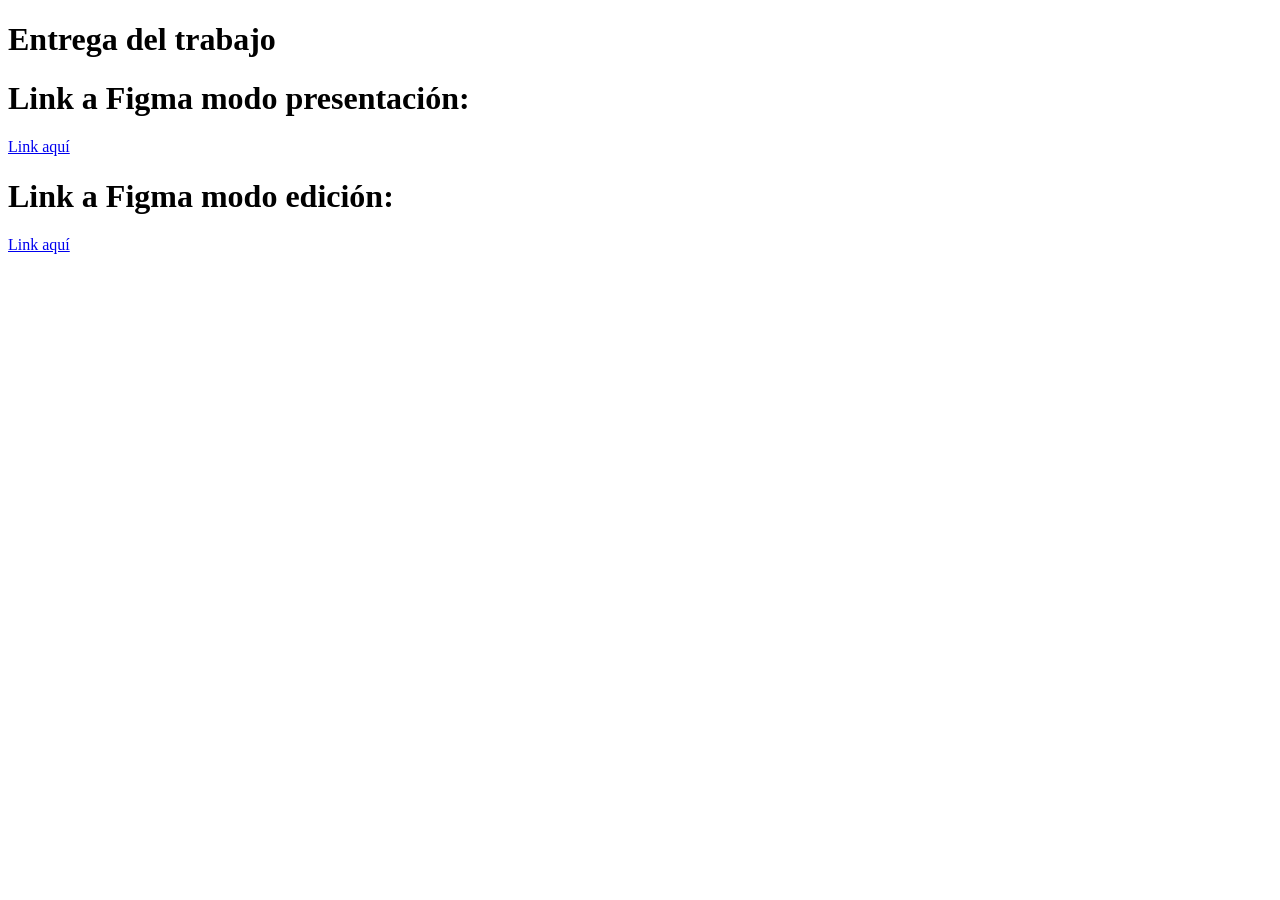
<file: TP1/EntregaFinal/index.html>
<!DOCTYPE html>
<html lang="en">
<head>
    <meta charset="UTF-8">
    <meta name="viewport" content="width=device-width, initial-scale=1.0">
    <meta http-equiv="X-UA-Compatible" content="ie=edge">
    <title>Entrega Visualizacion</title>
</head>
<body>
    <h1>Entrega del trabajo</h1>
    <h1>Link a Figma modo presentación:</h1>
<a href="https://www.figma.com/proto/ldNifO5oZ9bYKLvWNHwueU/Interfaces?node-id=219-9907&node-type=canvas&t=2ipZr9Sms6TD4jUm-1&scaling=min-zoom&content-scaling=fixed&page-id=83%3A150&starting-point-node-id=219%3A9907">Link aquí</a>
<h1>Link a Figma modo edición:</h1>
<a href="https://www.figma.com/design/ldNifO5oZ9bYKLvWNHwueU/Interfaces?node-id=19-110&m=dev&t=q0LPib8sb5KTSscT-1">Link aquí</a>
</body>
</html>
</file>
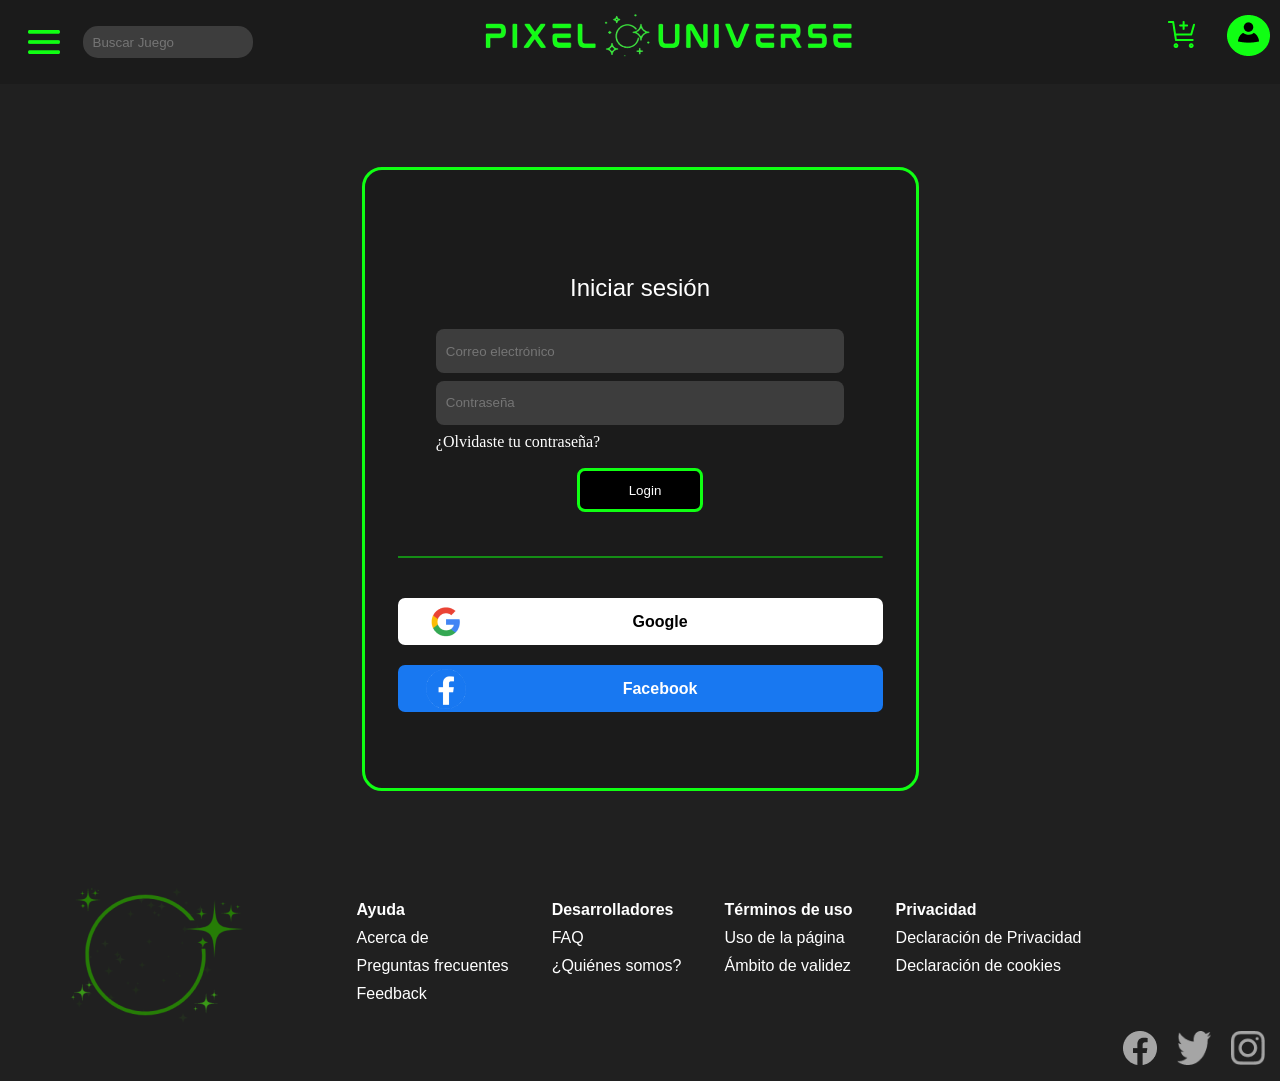
<file: TP2/EntregaFinal/inicioSesion.html>
<!DOCTYPE html>
<html lang="en">
<head>
    <meta charset="UTF-8">
    <meta name="viewport" content="width=device-width, initial-scale=1.0">
    <title>Iniciar sesion - Pixel Universe</title>

    <link rel="stylesheet" href="styles/inicio.css">
    <link rel="shortcut icon" href="favicon.ico" type="image/x-icon">
    <link href="https://fonts.googleapis.com/css2?family=Lato:ital,wght@0,100;0,300;0,400;0,700;0,900;1,100;1,300;1,400;1,700;1,900&display=swap" rel="stylesheet">
    <link rel="preconnect" href="https://fonts.googleapis.com">
    <link rel="preconnect" href="https://fonts.gstatic.com" crossorigin>
    <link href="https://fonts.googleapis.com/css2?family=Handjet:wght@100..900&display=swap" rel="stylesheet">
    <link rel="shortcut icon" href="imgs/logoIcono.png" />
    
</head>
<body>

        <!-- MENU HAMBURGUESA ABIERTO -->
        
        <div class="container-menu-hamburguesa-abierto">
            <div class="menu-hamburguesa" id="menuHambAbierto">
                <div class="container-iconos">
                <li><button id="menuHambAb" class="men-ham"><img src="imgs/header/Menu hamburguesa.png" alt=""></button></li>
                
                    <div class="iconos">
                    <div class="container-icono"><li><button class="icono"><img src="imgs/iconos-menu-hamburguesa/icono-clasicos.png" alt=""></button><a href="home.html">Clasicos</a></li></div>
                    <div class="container-icono"><li><button class="icono"><img src="imgs/iconos-menu-hamburguesa/icono-autos.png" alt=""></button><a href="home.html">Vehiculos</a></li></div>
                    <div class="container-icono"><li><button class="icono"><img src="imgs/iconos-menu-hamburguesa/icono-accion.png" alt=""></button><a href="home.html">Accion</a></li></div>
                    <div class="container-icono"><li><button class="icono"><img src="imgs/iconos-menu-hamburguesa/icono-deporte.png" alt=""></button><a href="home.html">Deporte</a></li></div>
                    <div class="container-icono"><li><button class="icono"><img src="imgs/iconos-menu-hamburguesa/icono-estrategia.png" alt=""></button><a href="home.html">Estrategia</a></li></div>
                    <div class="container-icono"><li><button class="icono"><img src="imgs/iconos-menu-hamburguesa/icono-puzzle.png" alt=""></button><a href="home.html">Puzzle</a></li></div>
                    <div class="container-icono"><li><button class="icono"><img src="imgs/iconos-menu-hamburguesa/icono-login.png" alt=""></button><a href="inicioSesion.html">Cerrar sesion</a></li></div>
                    </div>
                    
                </div>

            </div>
        </div>

        <!-- NAV -->
        
        <header>
            <div class="nav">
                <ul>
                    <li><button id="menuHamb" class="men-ham"><img src="imgs/header/Menu hamburguesa.png" alt=""></button></li>
                    <li id="search"><input placeholder="Buscar Juego"></input></li>
                    <li id="tituloPrincipal"><a href="home.html"><img src="imgs/Logo.png" alt=""></a></li>
                    <li id="carrito"><a href=""><img src="imgs/header/carrito.png" alt=""></a></li>
                    <li id="cuenta"><a href="registro.html"><img src="imgs/header/login.png" alt=""></a></li>
                </ul>
            </div>
        </header>

        <!-- INICIO DE SESION -->

        <div class="container">
            <div class="container-inicioSesion">

                <div class="container-principal">
                    <h2>Iniciar sesión</h2>
                    <div class="input-container">
                        <input type="text" id="email" placeholder="Correo electrónico">
                        <span class="error-icon" id="emailError" style="display: none;">✖</span>
                    </div>
                    <div class="input-container">
                        <input type="password" id="password" placeholder="Contraseña">
                        <span class="error-icon" id="passwordError" style="display: none;">✖</span>
                    </div>
                    <p>¿Olvidaste tu contraseña?</p>
                    <div class="container-enviar">
                        <input id="loginButton" class="enviar" type="button" value="Login">
                    </div>
                </div>

                <div class="container-linea">
                    <img class="linea" src="imgs/linea.png" alt="">
                </div>
    
                <div class="container-IncioExterior">
                    <button class="btn-google"><img src="imgs/google.png" alt="">Google</button>
                    <button class="btn-facebook"><img src="imgs/facebook.png" alt="">Facebook</button>
                </div>
    
            </div>
        </div>

        <!-- FOOTER -->

        <footer>
            <div class="footer-container">
                <div class="footer-image">
                    <img src="imgs/footer/logoFooter.png" alt="">
                </div>
    
                <div class="footer-links">
                    <div class="container-footer-links">
                        <section>
                            <h2>Ayuda</h2>
                            <ul>
                                <li><a href="#">Acerca de</a></li>
                                <li><a href="#">Preguntas frecuentes</a></li>
                                <li><a href="#">Feedback</a></li>
                            </ul>
                        </section>
        
                        <section>
                            <h2>Desarrolladores</h2>
                            <ul>
                                <li><a href="#">FAQ</a></li>
                                <li><a href="#">¿Quiénes somos?</a></li>
                            </ul>
                        </section>
        
                        <section>
                            <h2>Términos de uso</h2>
                            <ul>
                                <li><a href="#">Uso de la página</a></li>
                                <li><a href="#">Ámbito de validez</a></li>
                            </ul>
                        </section>
        
                        <section>
                            <h2>Privacidad</h2>
                            <ul>
                                <li><a href="#">Declaración de Privacidad</a></li>
                                <li><a href="#">Declaración de cookies</a></li>
                            </ul>
                        </section>
                    </div>
                </div>
    
                <div class="footer-social">
                    <ul>
                        <li><a href="#"><img src="imgs/footer/icono-facebook.png" alt="Facebook"></a></li>
                        <li><a href="#"><img src="imgs/footer/icono-x.png" alt="Twitter"></a></li>
                        <li><a href="#"><img src="imgs/footer/icono-instagram.png" alt="Instagram"></a></li>
                    </ul>
                </div>
            </div>
                </footer>
    
        <script src="scripts/menuHamburguesa.js"></script>
        <script src="scripts/inicio.js"></script>

</body>
</html>
</file>
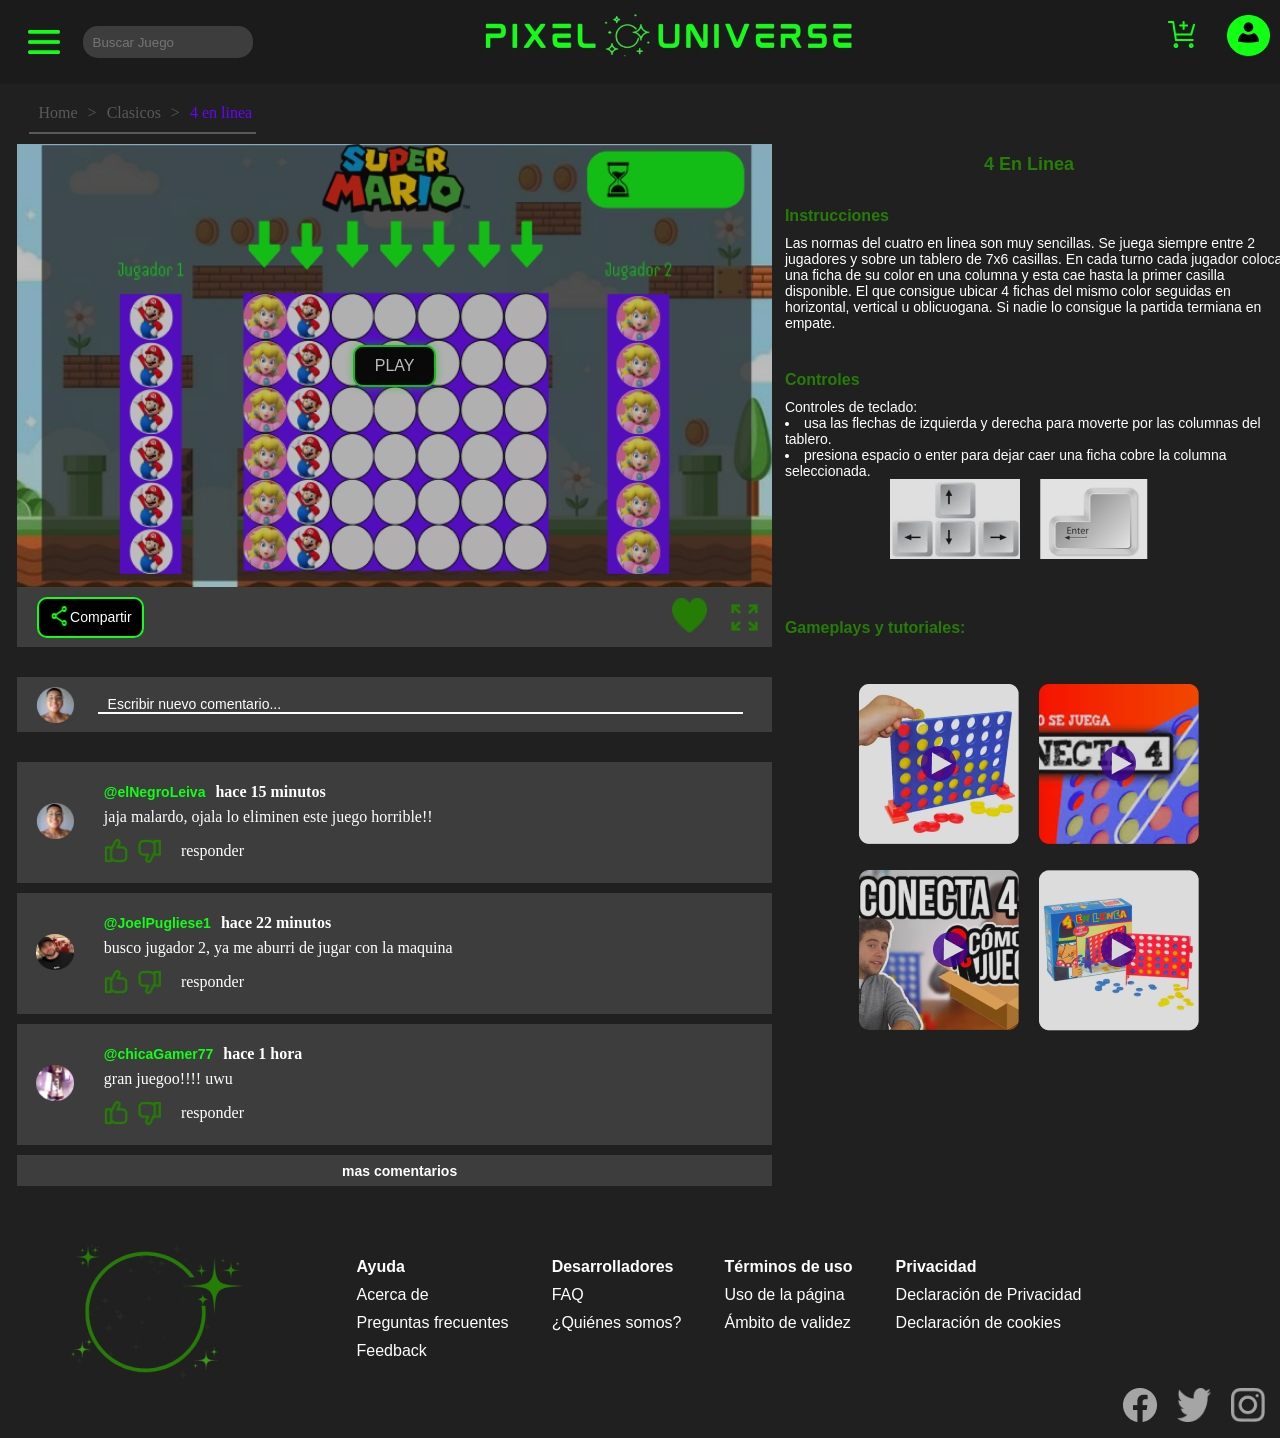
<file: TP2/EntregaFinal/intermedia.html>
<!DOCTYPE html>
<html lang="en">
<head>
    <meta charset="UTF-8">
    <meta name="viewport" content="width=device-width, initial-scale=1.0">
    <title>4 en linea - Pixel Universe</title>

    <link rel="stylesheet" href="styles/intermedia.css">
    <link rel="shortcut icon" href="favicon.ico" type="image/x-icon">
    <link href="https://fonts.googleapis.com/css2?family=Lato:ital,wght@0,100;0,300;0,400;0,700;0,900;1,100;1,300;1,400;1,700;1,900&display=swap" rel="stylesheet">
    <link rel="preconnect" href="https://fonts.googleapis.com">
    <link rel="preconnect" href="https://fonts.gstatic.com" crossorigin>
    <link href="https://fonts.googleapis.com/css2?family=Handjet:wght@100..900&display=swap" rel="stylesheet">
    <link rel="shortcut icon" href="imgs/logoIcono.png" />

</head>
<body>

    <div class="fondo">

        <div class="fondo">

            <!-- MENU HAMBURGUESA ABIERTO -->
        
            <div class="container-menu-hamburguesa-abierto">
                <div class="menu-hamburguesa" id="menuHambAbierto">
                    <div class="container-iconos">
                    <li><button id="menuHambAb" class="men-ham"><img src="imgs/header/Menu hamburguesa.png" alt=""></button></li>
                    
                        <div class="iconos">
                        <div class="container-icono"><li><button class="icono"><img src="imgs/iconos-menu-hamburguesa/icono-clasicos.png" alt=""></button><a href="home.html">Clasicos</a></li></div>
                        <div class="container-icono"><li><button class="icono"><img src="imgs/iconos-menu-hamburguesa/icono-autos.png" alt=""></button><a href="home.html">Vehiculos</a></li></div>
                        <div class="container-icono"><li><button class="icono"><img src="imgs/iconos-menu-hamburguesa/icono-accion.png" alt=""></button><a href="home.html">Accion</a></li></div>
                        <div class="container-icono"><li><button class="icono"><img src="imgs/iconos-menu-hamburguesa/icono-deporte.png" alt=""></button><a href="home.html">Deporte</a></li></div>
                        <div class="container-icono"><li><button class="icono"><img src="imgs/iconos-menu-hamburguesa/icono-estrategia.png" alt=""></button><a href="home.html">Estrategia</a></li></div>
                        <div class="container-icono"><li><button class="icono"><img src="imgs/iconos-menu-hamburguesa/icono-puzzle.png" alt=""></button><a href="home.html">Puzzle</a></li></div>
                        <div class="container-icono"><li><button class="icono"><img src="imgs/iconos-menu-hamburguesa/icono-login.png" alt=""></button><a href="inicioSesion.html">Cerrar sesion</a></li></div>
                        </div>
                        
                    </div>
    
                </div>
            </div>
        
            <!-- NAV -->
        
            <header>
                <div class="nav">
                    <ul>
                        <li><button id="menuHamb" class="men-ham"><img src="imgs/header/Menu hamburguesa.png" alt=""></button></li>
                        <li id="search"><input placeholder="Buscar Juego"></input></li>
                        <li id="tituloPrincipal"><a href="home.html"><img src="imgs/Logo.png" alt=""></a></li>
                        <li id="carrito"><a href=""><img src="imgs/header/carrito.png" alt=""></a></li>
                        <li id="cuenta"><a href="registro.html"><img src="imgs/header/login.png" alt=""></a></li>
                    </ul>
                </div>
            </header>

            <!-- PAGINA INTERMEDIA -->
            
            <div class="container-principal">

                <div class="container-breadcrumb">
                    <div class="breadcrumbs">
                        <div class="breadcrumb">
                            <a href="home.html">Home</a><p> > </p><a href="">Clasicos</a><p> > </p><a href="" class="pagina-donde-estamos">4 en linea</a>
                        </div>
                    </div>
                </div>

                <div class="container-principal-juego">

                    <div class="container-zona-juego">

                        <div class="zona-juego">
    
                            <div class="juego">
                                
                                <!-- PANTALLA -->

                                <div class="pantalla">
                                    <div class="img">
                                        <button class="btn-jugar"><span class="logo-btn"></span>PLAY</button>
                                    </div>
                                </div>

                                <!-- ZONA DEBAJO DE LA PANTALLA -->

                                <div class="container-titulo">

                                    <div class="boton">
                                        <button class="btn-compartir"><span class="logo-btn"><img src="imgs/intermedia-fotos/share.png" alt=""></span>Compartir</button>
                                        
                                    </div>

                                    <div class="botones-extra">
                                        <button class="corazon"> <img src="imgs/intermedia-fotos/Corazon2.png" alt=""></button>
                                        <img src="imgs/intermedia-fotos/gridicons_fullscreen.png" alt="">
                                    </div>

                                </div>

<!-- COMENTARIOS -->

                                    <div class="container-comentarios">

<!-- ESCRIBIR COMENTARIOS -->
                                        <div class="dejar-comentario">
                                            
                                            <div class="container-img">
                                                <img src="imgs/intermedia-fotos/img-perfil1.png" alt="">
                                            </div>
    
                                            <div class="container-comentario-nuevo">
                                                <p>Escribir nuevo comentario...</p>
                                            </div>
                                        </div>

<!-- comentario-->
                                        <section class="comentarios-ej">
                                            
                                            <div class="container-comentarios-ej">

<!-- comentario 1 -->
                                                <div class="comentario">
                                                
                                                    <div class="container-img">
                                                        <img src="imgs/intermedia-fotos/img-perfil1.png" alt="">
                                                    </div>
        
                                                    <div class="container-comentario">


        
                                                        <div class="container-informacion">
                                                            
                                                            <div class="nombre">
                                                                <a href="">@elNegroLeiva</a>
                                                            </div>
        
                                                            <div class="info">
                                                                <p>hace 15 minutos</p>
                                                            </div>
                                                            
                                                        </div>


        
                                                        <div class="container-mensaje">
                                                            <p>jaja malardo, ojala lo eliminen este juego horrible!!</p>
                                                        </div>


        
                                                        <div class="container-calificacion">
                                                            <img src="imgs/intermedia-fotos/like.png" alt="">
                                                            <img src="imgs/intermedia-fotos/dislike.png" alt="">
                                                            <p>responder</p>
                                                        </div>

                                                    </div>
        
                                                </div>

<!-- comentario 2 -->
                                                <div class="comentario">
                                                
                                                    <div class="container-img">
                                                        <img src="imgs/intermedia-fotos/img-perfil2.png" alt="">
                                                    </div>
        
                                                    <div class="container-comentario">


        
                                                        <div class="container-informacion">
                                                            
                                                            <div class="nombre">
                                                                <a href="">@JoelPugliese1</a>
                                                            </div>
        
                                                            <div class="info">
                                                                <p>hace 22 minutos</p>
                                                            </div>
                                                            
                                                        </div>


        
                                                        <div class="container-mensaje">
                                                            <p>busco jugador 2, ya me aburri de jugar con la maquina</p>
                                                        </div>


        
                                                        <div class="container-calificacion">
                                                            <img src="imgs/intermedia-fotos/like.png" alt="">
                                                            <img src="imgs/intermedia-fotos/dislike.png" alt="">
                                                            <p>responder</p>
                                                        </div>


        
                                                    </div>
        
                                                </div>


<!-- comentario 3 -->
                                                <div class="comentario">
                                                
                                                    <div class="container-img">
                                                        <img src="imgs/intermedia-fotos/img-perfil3.png" alt="">
                                                    </div>
        
                                                    <div class="container-comentario">


        
                                                        <div class="container-informacion">
                                                            
                                                            <div class="nombre">
                                                                <a href="">@chicaGamer77</a>
                                                            </div>
        
                                                            <div class="info">
                                                                <p>hace 1 hora</p>
                                                            </div>
                                                            
                                                        </div>


        
                                                        <div class="container-mensaje">
                                                            <div class="mensaje">
                                                                <p>gran juegoo!!!! uwu </p>
                                                            </div>
                                                        </div>


                                                        <div class="container-calificacion">
                                                            <img src="imgs/intermedia-fotos/like.png" alt="">
                                                            <img src="imgs/intermedia-fotos/dislike.png" alt="">
                                                            <p>responder</p>
                                                        </div>


                                                    </div>
        
                                                </div>

                                            </div>
    
                                        </section>

                                        <!-- MAS COMENTARIOS -->

                                        <div class="mas-comentarios">
                                            <p>mas comentarios</p>
                                        </div>

                                    </div>

                            </div>
                            
                        </div>
                        
                    </div>
    
                    <div class="container-zona-tutorial">
                        
                        <div class="tutorial">

                            <div class="titulo">
                            <h2>4 En Linea</h2>
                            </div>
    
                            <div class="instrucciones">
    
                            <h3>Instrucciones</h3>
    
                            <p>Las normas del cuatro en linea son muy sencillas. Se juega siempre entre 2 jugadores y sobre un tablero de 7x6 casillas. En cada turno cada jugador coloca una ficha de su color en una columna y esta cae hasta la primer casilla disponible. El que consigue ubicar 4 fichas del mismo color seguidas en horizontal, vertical u oblicuogana. Si nadie lo consigue la partida termiana en empate.</p>
    
                            </div>

                            <div class="controles">
                            <h3>Controles</h3>
    
                            <p>Controles de teclado:</p>
    
                            <li>usa las flechas de izquierda y derecha para moverte por las columnas del tablero.</li>
                            <li>presiona espacio o enter para dejar caer una ficha cobre la columna seleccionada.</li>
    
                            <div class="imgs">
                                <img src="imgs/intermedia-fotos/controles flechas.png" alt="">
                                <img src="imgs/intermedia-fotos/controles enter.png" alt="">
                            </div>
                            </div>

                        </div>

                        <div class="videos-tutoriales">
                            
                            <div class="titulo">
                                <h2>Gameplays y tutoriales:</h2>
                            </div>

                            <div class="videos">

                                <img src="imgs/intermedia-fotos/gameplay1.png" alt="">
                                <img src="imgs/intermedia-fotos/gameplay2.png" alt="">
                                <img src="imgs/intermedia-fotos/gameplay3.png" alt="">
                                <img src="imgs/intermedia-fotos/gameplay4.png" alt="">

                            </div>

                        </div>
    
                    </div> 
                </div>

            </div>

            <!-- FOOTER -->

            <footer>
        <div class="footer-container">
            <div class="footer-image">
                <img src="imgs/footer/logoFooter.png" alt="">
            </div>

            <div class="footer-links">
                <div class="container-footer-links">
                    <section>
                        <h2>Ayuda</h2>
                        <ul>
                            <li><a href="#">Acerca de</a></li>
                            <li><a href="#">Preguntas frecuentes</a></li>
                            <li><a href="#">Feedback</a></li>
                        </ul>
                    </section>
    
                    <section>
                        <h2>Desarrolladores</h2>
                        <ul>
                            <li><a href="#">FAQ</a></li>
                            <li><a href="#">¿Quiénes somos?</a></li>
                        </ul>
                    </section>
    
                    <section>
                        <h2>Términos de uso</h2>
                        <ul>
                            <li><a href="#">Uso de la página</a></li>
                            <li><a href="#">Ámbito de validez</a></li>
                        </ul>
                    </section>
    
                    <section>
                        <h2>Privacidad</h2>
                        <ul>
                            <li><a href="#">Declaración de Privacidad</a></li>
                            <li><a href="#">Declaración de cookies</a></li>
                        </ul>
                    </section>
                </div>
            </div>

            <div class="footer-social">
                <ul>
                    <li><a href="#"><img src="imgs/footer/icono-facebook.png" alt="Facebook"></a></li>
                    <li><a href="#"><img src="imgs/footer/icono-x.png" alt="Twitter"></a></li>
                    <li><a href="#"><img src="imgs/footer/icono-instagram.png" alt="Instagram"></a></li>
                </ul>
            </div>
        </div>
            </footer>

    </div>

    <script src="scripts/menuHamburguesa.js"></script>
    <script src="scripts/loader.js"></script>

</body>
</html>
</file>
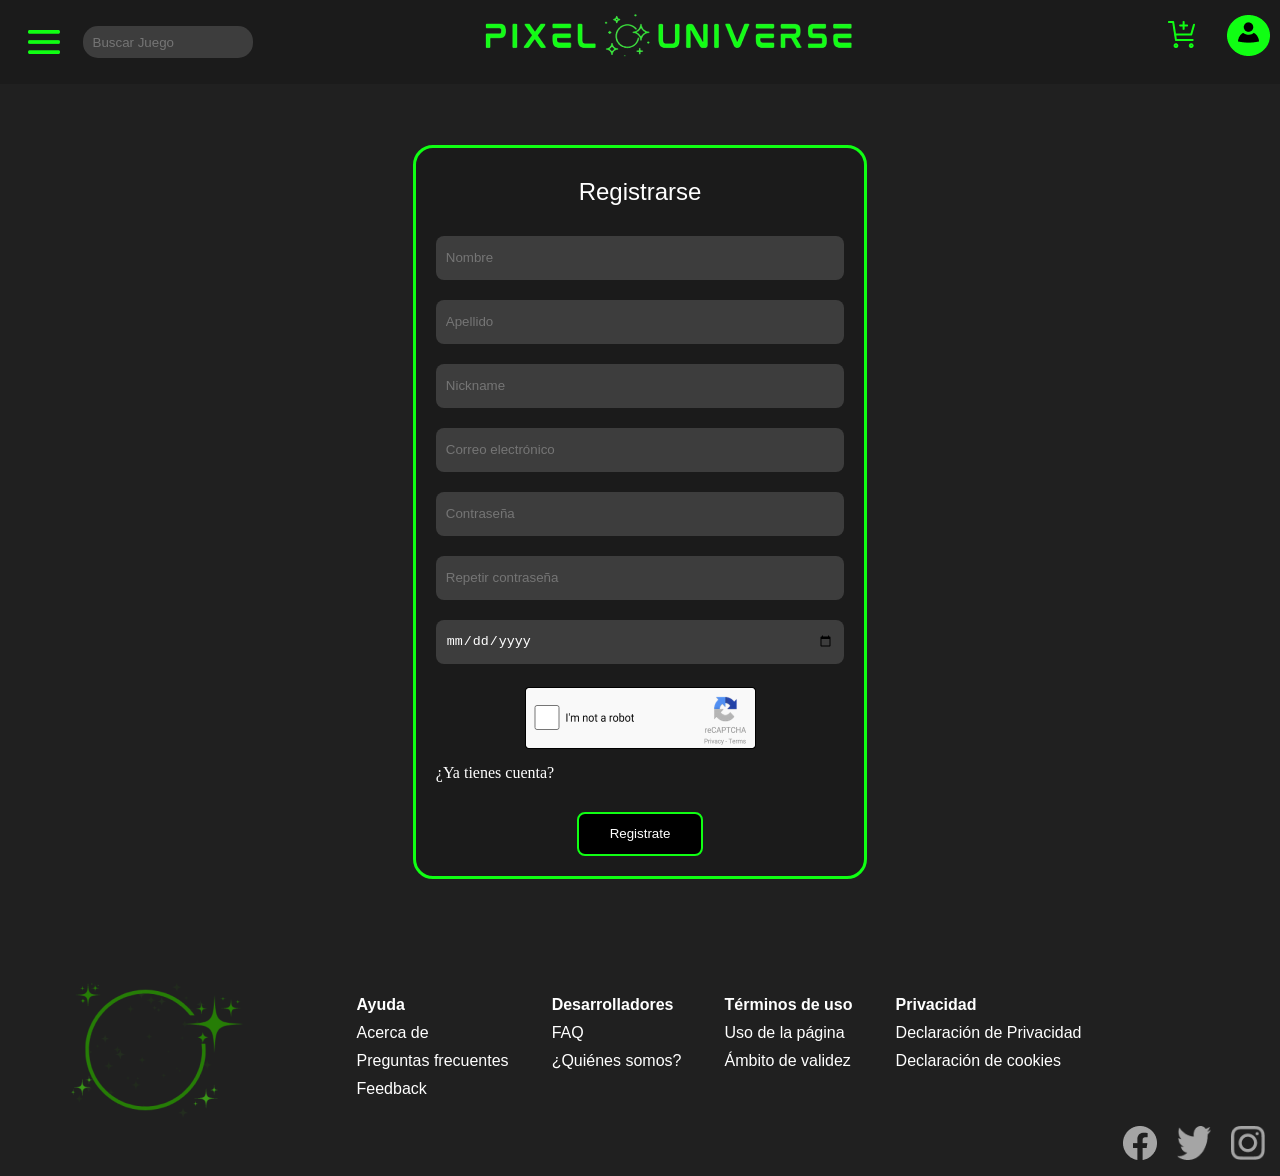
<file: TP2/EntregaFinal/registro.html>
<!DOCTYPE html>
<html lang="en">
<head>
    <meta charset="UTF-8">
    <meta name="viewport" content="width=device-width, initial-scale=1.0">
    <title>Registro - Pixel Universe</title>

    <link rel="stylesheet" href="styles/registro.css">
    <link rel="shortcut icon" href="favicon.ico" type="image/x-icon">
    <link href="https://fonts.googleapis.com/css2?family=Lato:ital,wght@0,100;0,300;0,400;0,700;0,900;1,100;1,300;1,400;1,700;1,900&display=swap" rel="stylesheet">
    <link rel="preconnect" href="https://fonts.googleapis.com">
    <link rel="preconnect" href="https://fonts.gstatic.com" crossorigin>
    <link href="https://fonts.googleapis.com/css2?family=Handjet:wght@100..900&display=swap" rel="stylesheet">
    <link rel="shortcut icon" href="imgs/logoIcono.png" />

</head>
<body>


                <!-- MENU HAMBURGUESA ABIERTO -->

            <!-- MENU HAMBURGUESA ABIERTO -->
        
            <div class="container-menu-hamburguesa-abierto">
                <div class="menu-hamburguesa" id="menuHambAbierto">
                    <div class="container-iconos">
                        <li><button id="menuHambAb" class="men-ham"><img src="imgs/header/Menu hamburguesa.png" alt=""></button></li>
                    
                        <div class="iconos">
                        <div class="container-icono"><li><button class="icono"><img src="imgs/iconos-menu-hamburguesa/icono-clasicos.png" alt=""></button><a href="home.html">Clasicos</a></li></div>
                        <div class="container-icono"><li><button class="icono"><img src="imgs/iconos-menu-hamburguesa/icono-autos.png" alt=""></button><a href="home.html">Vehiculos</a></li></div>
                        <div class="container-icono"><li><button class="icono"><img src="imgs/iconos-menu-hamburguesa/icono-accion.png" alt=""></button><a href="home.html">Accion</a></li></div>
                        <div class="container-icono"><li><button class="icono"><img src="imgs/iconos-menu-hamburguesa/icono-deporte.png" alt=""></button><a href="home.html">Deporte</a></li></div>
                        <div class="container-icono"><li><button class="icono"><img src="imgs/iconos-menu-hamburguesa/icono-estrategia.png" alt=""></button><a href="home.html">Estrategia</a></li></div>
                        <div class="container-icono"><li><button class="icono"><img src="imgs/iconos-menu-hamburguesa/icono-puzzle.png" alt=""></button><a href="home.html">Puzzle</a></li></div>
                        <div class="container-icono"><li><button class="icono"><img src="imgs/iconos-menu-hamburguesa/icono-login.png" alt=""></button><a href="inicioSesion.html">Cerrar sesion</a></li></div>
                        </div>
                        
                    </div>
    
                </div>
            </div>
        
            <header>
                <div class="nav">
                    <ul>
                        <li><button id="menuHamb" class="men-ham"><img src="imgs/header/Menu hamburguesa.png" alt=""></button></li>
                        <li id="search"><input placeholder="Buscar Juego"></input></li>
                        <li id="tituloPrincipal"><a href="home.html"><img src="imgs/Logo.png" alt=""></a></li>
                        <li id="carrito"><a href=""><img src="imgs/header/carrito.png" alt=""></a></li>
                        <li id="cuenta"><a href="registro.html"><img src="imgs/header/login.png" alt=""></a></li>
                    </ul>
                </div>
            </header>

        <div class="container">
                <div class="container-registro">
    
                    <div class="container-principal">
    
                        <h2>Registrarse</h2>
                        
                        <div class="input-container">
                            <input type="text" placeholder="Nombre">
                            <span class="error-icon">✖</span>
                        </div>
                        <div class="input-container">
                            <input type="text" placeholder="Apellido">
                            <span class="error-icon">✖</span>
                        </div>
                        <div class="input-container">
                            <input type="text" placeholder="Nickname">
                            <span class="error-icon">✖</span>
                        </div>
                        <div class="input-container">
                            <input type="text" placeholder="Correo electrónico">
                            <span class="error-icon">✖</span>
                        </div>
                        <div class="input-container">
                            <input type="text" placeholder="Contraseña">
                            <span class="error-icon">✖</span>
                        </div>
                        <div class="input-container">
                            <input type="text" placeholder="Repetir contraseña">
                            <span class="error-icon">✖</span>
                        </div>
                        <div class="input-container">
                            <input type="date" placeholder="Fecha de nacimiento">
                            <span class="error-icon">✖</span>
                        </div>
                        <div class="captcha-container">
                            <div class="captcha">
                                <div class="imagen">
                                <input type="checkbox" id="captcha" required>
                                </div>
                            </div>
                        </div>
                    <a href="inicioSesion.html">¿Ya tienes cuenta?</a>

                    <div class="container-enviar">
                        <input class="enviar" type="submit" value="Registrate">
                    </div>

                </div>
    
            </div>
        </div>

        <footer>
            <div class="footer-container">
                <div class="footer-image">
                    <img src="imgs/footer/logoFooter.png" alt="">
                </div>
    
                <div class="footer-links">
                    <div class="container-footer-links">
                        <section>
                            <h2>Ayuda</h2>
                            <ul>
                                <li><a href="#">Acerca de</a></li>
                                <li><a href="#">Preguntas frecuentes</a></li>
                                <li><a href="#">Feedback</a></li>
                            </ul>
                        </section>
        
                        <section>
                            <h2>Desarrolladores</h2>
                            <ul>
                                <li><a href="#">FAQ</a></li>
                                <li><a href="#">¿Quiénes somos?</a></li>
                            </ul>
                        </section>
        
                        <section>
                            <h2>Términos de uso</h2>
                            <ul>
                                <li><a href="#">Uso de la página</a></li>
                                <li><a href="#">Ámbito de validez</a></li>
                            </ul>
                        </section>
        
                        <section>
                            <h2>Privacidad</h2>
                            <ul>
                                <li><a href="#">Declaración de Privacidad</a></li>
                                <li><a href="#">Declaración de cookies</a></li>
                            </ul>
                        </section>
                    </div>
                </div>
    
                <div class="footer-social">
                    <ul>
                        <li><a href="#"><img src="imgs/footer/icono-facebook.png" alt="Facebook"></a></li>
                        <li><a href="#"><img src="imgs/footer/icono-x.png" alt="Twitter"></a></li>
                        <li><a href="#"><img src="imgs/footer/icono-instagram.png" alt="Instagram"></a></li>
                    </ul>
                </div>
            </div>
                </footer>


    <script src="scripts/menuHamburguesa.js"></script>
    <script src="scripts/registro.js"></script>
</body>
</html>
</file>
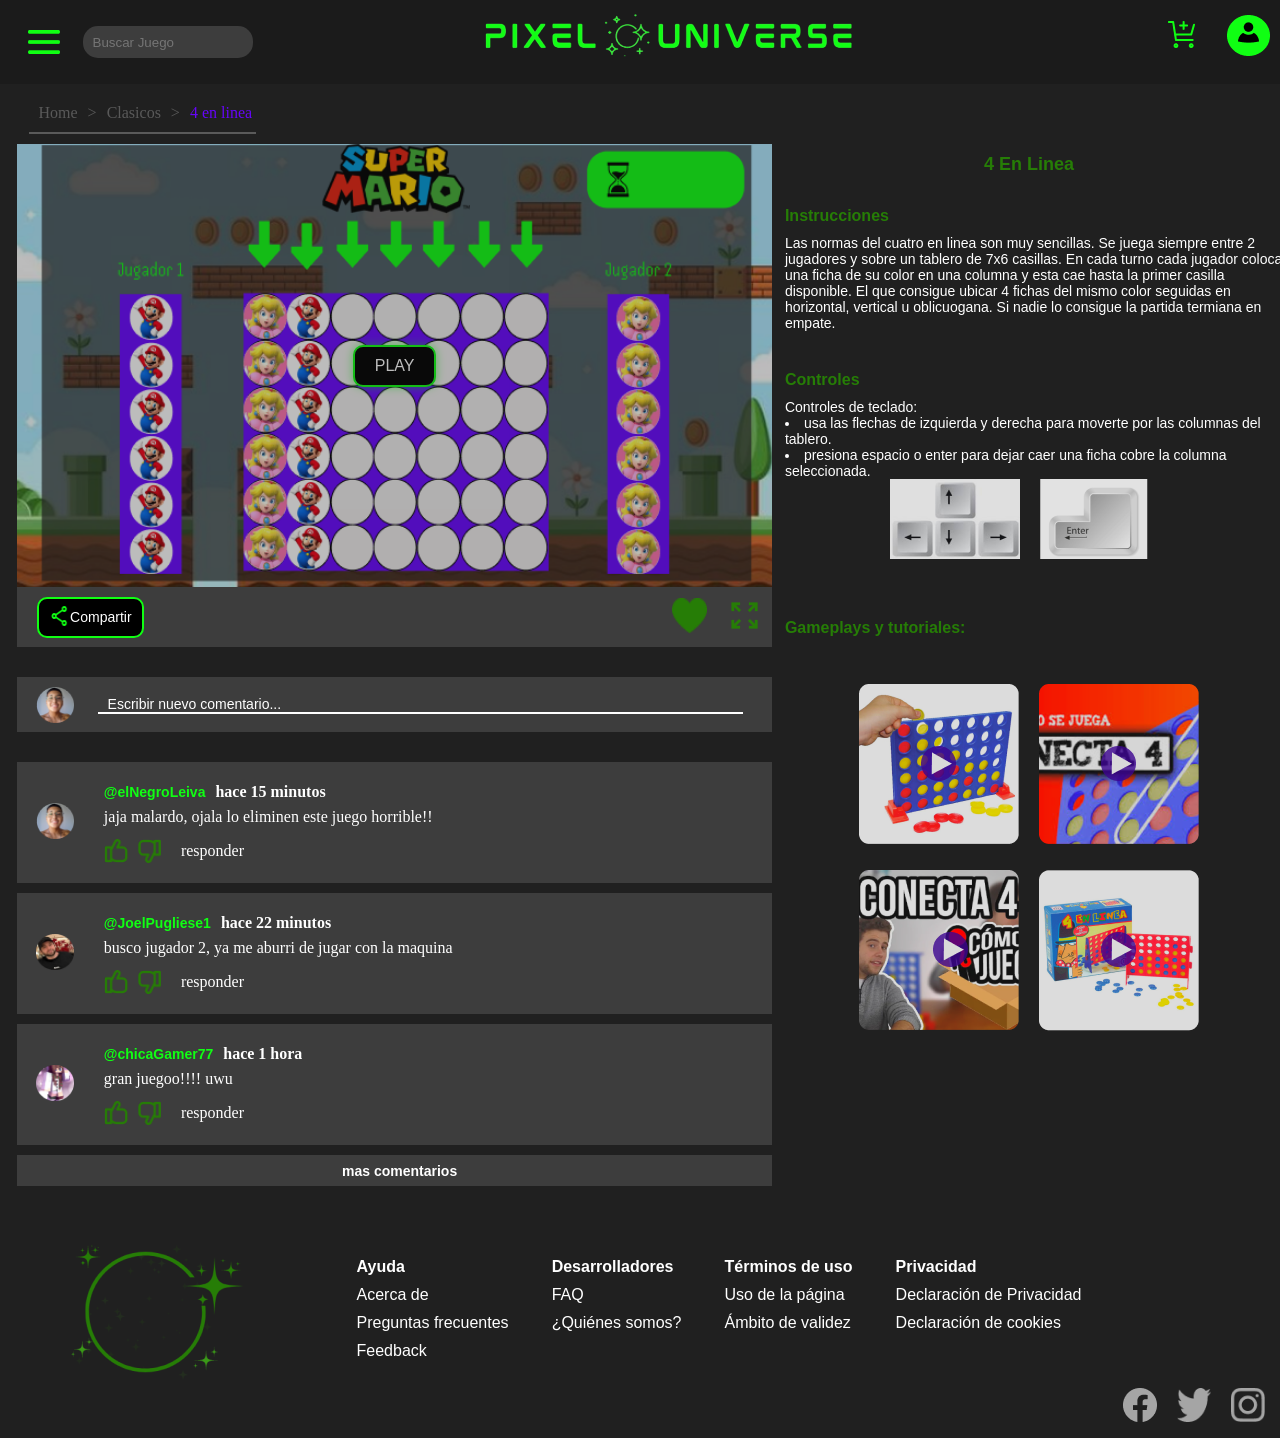
<file: TP3/EntregaFinal/intermedia.html>
<!DOCTYPE html>
<html lang="en">
<head>
    <meta charset="UTF-8">
    <meta name="viewport" content="width=device-width, initial-scale=1.0">
    <title>4 en linea - Pixel Universe</title>

    <link rel="stylesheet" href="styles/intermedia.css">
    <link rel="shortcut icon" href="favicon.ico" type="image/x-icon">
    <link href="https://fonts.googleapis.com/css2?family=Lato:ital,wght@0,100;0,300;0,400;0,700;0,900;1,100;1,300;1,400;1,700;1,900&display=swap" rel="stylesheet">
    <link rel="preconnect" href="https://fonts.googleapis.com">
    <link rel="preconnect" href="https://fonts.gstatic.com" crossorigin>
    <link href="https://fonts.googleapis.com/css2?family=Handjet:wght@100..900&display=swap" rel="stylesheet">
    <link rel="shortcut icon" href="imgs/logoIcono.png" />

</head>
<body>

    <div class="fondo">

        <div class="fondo">

            <!-- MENU HAMBURGUESA ABIERTO -->
        
            <div class="container-menu-hamburguesa-abierto">
                <div class="menu-hamburguesa" id="menuHambAbierto">
                    <div class="container-iconos">
                    <li><button id="menuHambAb" class="men-ham"><img src="imgs/header/Menu hamburguesa.png" alt=""></button></li>
                    
                        <div class="iconos">
                        <div class="container-icono"><li><button class="icono"><img src="imgs/iconos-menu-hamburguesa/icono-clasicos.png" alt=""></button><a href="home.html">Clasicos</a></li></div>
                        <div class="container-icono"><li><button class="icono"><img src="imgs/iconos-menu-hamburguesa/icono-autos.png" alt=""></button><a href="home.html">Vehiculos</a></li></div>
                        <div class="container-icono"><li><button class="icono"><img src="imgs/iconos-menu-hamburguesa/icono-accion.png" alt=""></button><a href="home.html">Accion</a></li></div>
                        <div class="container-icono"><li><button class="icono"><img src="imgs/iconos-menu-hamburguesa/icono-deporte.png" alt=""></button><a href="home.html">Deporte</a></li></div>
                        <div class="container-icono"><li><button class="icono"><img src="imgs/iconos-menu-hamburguesa/icono-estrategia.png" alt=""></button><a href="home.html">Estrategia</a></li></div>
                        <div class="container-icono"><li><button class="icono"><img src="imgs/iconos-menu-hamburguesa/icono-puzzle.png" alt=""></button><a href="home.html">Puzzle</a></li></div>
                        <div class="container-icono"><li><button class="icono"><img src="imgs/iconos-menu-hamburguesa/icono-login.png" alt=""></button><a href="inicioSesion.html">Cerrar sesion</a></li></div>
                        </div>
                        
                    </div>
    
                </div>
            </div>

            <!-- NAV -->
        
            <header>
                <div class="nav">
                    <ul>
                        <li><button id="menuHamb" class="men-ham"><img src="imgs/header/Menu hamburguesa.png" alt=""></button></li>
                        <li id="search"><input placeholder="Buscar Juego"></input></li>
                        <li id="tituloPrincipal"><a href="home.html"><img src="imgs/Logo.png" alt=""></a></li>
                        <li id="carrito"><a href=""><img src="imgs/header/carrito.png" alt=""></a></li>
                        <li id="cuenta"><a href="registro.html"><img src="imgs/header/login.png" alt=""></a></li>
                    </ul>
                </div>
            </header>

            <!-- PAGINA INTERMEDIA -->
            
            <div class="container-principal">

                <div class="container-breadcrumb">
                    <div class="breadcrumbs">
                        <div class="breadcrumb">
                            <a href="home.html">Home</a><p> > </p><a href="">Clasicos</a><p> > </p><a href="" class="pagina-donde-estamos">4 en linea</a>
                        </div>
                    </div>
                </div>

                <div class="container-principal-juego">

                    <div class="container-zona-juego">

                        <div class="zona-juego">
    
                            <div class="juego">
                                
                                <!-- PANTALLA -->

                                <div id="pantalla-juego" class="pantalla">
                                    <div class="img">
                                        <button id="btn-play" class="btn-jugar"><span class="logo-btn"></span>PLAY</button>
                                    </div>
                                </div>
                                <!-- FORMULARIO PERSONAJES Y MODO -->
                                
                                <div id="juego" class="juego-ejecucion">

                                    <form action="" id="forms" class="form-juego">

                                        <div class="container">

                                            <h3>selecciona tu Personaje</h3>

                                            <div class="container-fichas">
                                            
                                                <div class="fichas-jugador">
                                                    <h3 class="titulo-h3">Player 1</h3>
                                                    <div class="opcion-ficha">
                                                        <input type="radio" id="opcion1" name="grupo1" value="imgs/cuatro-en-linea/fichas/ficha-mario.png" required>
                                                        <label class="radio-label" for="opcion1">
                                                            <img class="img-ficha" src="imgs/cuatro-en-linea/fichas/ficha-mario.png"  alt="">
                                                        </label>
                                                    </div>
                                                    <div class="opcion-ficha">
                                                        <input type="radio" id="opcion2" name="grupo1" value="imgs/cuatro-en-linea/fichas/ficha-peach.png">
                                                        <label class="radio-label" for="opcion2">
                                                            <img class="img-ficha" src="imgs/cuatro-en-linea/fichas/ficha-peach.png"  alt="">
                                                        </label>
                                                    </div>
                                                    <div class="opcion-ficha">
                                                        <input type="radio" id="opcion3" name="grupo1" value="imgs/cuatro-en-linea/fichas/ficha-bowser.png">
                                                        <label class="radio-label" for="opcion3">
                                                        <img class="img-ficha" src="imgs/cuatro-en-linea/fichas/ficha-bowser.png"  alt="">
                                                        </label>
                                                    </div>
                                                    <div class="opcion-ficha">
                                                        <input type="radio" id="opcion4" name="grupo1" value="imgs/cuatro-en-linea/fichas/ficha-yoshi.png">
                                                        <label class="radio-label" for="opcion4">
                                                        <img class="img-ficha" src="imgs/cuatro-en-linea/fichas/ficha-yoshi.png"  alt="">
                                                        </label>
                                                    </div>  
                                                </div>

                                                <div class="fichas-jugador">
                                                    <h3 class="titulo-h3">Player 2</h3>
    
                                                    <div class="opcion-ficha">
                                                        <input type="radio" id="opcion1-g2" name="grupo2" value="imgs/cuatro-en-linea/fichas/ficha-mario.png" required>
                                                        <label class="radio-label" for="opcion1-g2">
                                                            <img class="img-ficha" src="imgs/cuatro-en-linea/fichas/ficha-mario.png"  alt="">
                                                        </label>
                                                    </div>
                                                    <div class="opcion-ficha">
                                                        <input type="radio" id="opcion2-g2" name="grupo2" value="imgs/cuatro-en-linea/fichas/ficha-peach.png">
                                                        <label class="radio-label" for="opcion2-g2">
                                                            <img class="img-ficha" src="imgs/cuatro-en-linea/fichas/ficha-peach.png"  alt="">
                                                        </label>
                                                    </div>
                                                    <div class="opcion-ficha">
                                                        <input type="radio" id="opcion3-g2" name="grupo2" value="imgs/cuatro-en-linea/fichas/ficha-bowser.png">
                                                        <label class="radio-label" for="opcion3-g2">
                                                        <img class="img-ficha" src="imgs/cuatro-en-linea/fichas/ficha-bowser.png"  alt="">
                                                        </label>
                                                    </div>
                                                    <div class="opcion-ficha">
                                                        <input type="radio" id="opcion4-g2" name="grupo2" value="imgs/cuatro-en-linea/fichas/ficha-yoshi.png">
                                                        <label class="radio-label" for="opcion4-g2">
                                                        <img class="img-ficha" src="imgs/cuatro-en-linea/fichas/ficha-yoshi.png"  alt="">
                                                        </label>
                                                    </div>  
                                                </div> 
    
                                            </div>
    
                                            <div class="seleccion-juego">
                                                <div class="opcion" id="4">
                                                    <input class="seleccion-input" type="radio" name="enlinea" value="4" required>
                                                    <label class="txtbtn">4 en linea</label>
                                                </div>
                                                <div class="opcion" id="5">
                                                    <input class="seleccion-input" type="radio" name="enlinea" value="5">
                                                    <label class="txtbtn">5 en linea</label>            
                                                </div>
                                                <div class="opcion" id="6">
                                                    <input class="seleccion-input" type="radio" name="enlinea" value="6">
                                                    <label class="txtbtn">6 en linea</label>            
                                                </div>
                                            </div>

                                            <div class="opciones">
                                                <button id="volver" class="btn">Volver</button>

                                                <button class="btn-primario txtbtn" id="btn-listo-para-jugar" type="submit">jugar</button> 
                                            </div>

                                        </div>

                                    </form>

                                    <div id="juego-pantalla" class="juegop">
                                        <div class="info-play">
                                            <h2 id="mostrar-jugador" class="mostrar-jugador titulo-h2"></h2>
                                            <div id="temporizador" class="temporizador txtbtn"></div>
                                            <button id="reiniciar" class="btn-primario txtbtn reiniciar">Reiniciar</button>   
                                        </div> 
                                        <div id="ganador" class="ganador titulo-h2"></div>
                                        <canvas id="canvas" width="755" height="433"></canvas>
                                    </div>  
                            
                                </div>

                                <div id="pantalla-juego-principal" class="pantalla-activa">
                                    <div class="img">
                                        
                                        <div class="pantalla-principal">

                                            <div class="titulo">
                                                <img src="imgs/cuatro-en-linea/titulo-juego.png" alt="">
                                            </div>

                                            <div class="opciones">
                                                <button id="solo" class="btn">Jugar Solo</button>
                                                <button id="multijugador" class="btn">Multijugador</button>
                                            </div>

                                        </div>

                                    </div>
                                </div>
                                
                                <div id="pantalla-multijugador" class="multijugador">
                                    <div class="container">
                                        <p>Proximamente</p>
                                    </div>
                                </div>

                                <!-- ZONA DEBAJO DE LA PANTALLA -->

                                <div class="container-titulo">

                                    <div class="boton">
                                        <button class="btn-compartir"><span class="logo-btn"><img src="imgs/intermedia-fotos/share.png" alt=""></span>Compartir</button>
                                        
                                    </div>

                                    <div class="botones-extra">
                                        <button class="corazon"> <img src="imgs/intermedia-fotos/Corazon2.png" alt=""></button>
                                        <button id="btn-fullscreen" class="btn-fullscreen" ><img src="imgs/intermedia-fotos/gridicons_fullscreen.png" alt=""></button>
                                    </div>

                                </div>

<!-- COMENTARIOS -->

                                    <div class="container-comentarios">

<!-- ESCRIBIR COMENTARIOS -->
                                        <div class="dejar-comentario">
                                            
                                            <div class="container-img">
                                                <img src="imgs/intermedia-fotos/img-perfil1.png" alt="">
                                            </div>
    
                                            <div class="container-comentario-nuevo">
                                                <p>Escribir nuevo comentario...</p>
                                            </div>
                                        </div>

<!-- comentario-->
                                        <section class="comentarios-ej">
                                            
                                            <div class="container-comentarios-ej">

<!-- comentario 1 -->
                                                <div class="comentario">
                                                
                                                    <div class="container-img">
                                                        <img src="imgs/intermedia-fotos/img-perfil1.png" alt="">
                                                    </div>
        
                                                    <div class="container-comentario">


        
                                                        <div class="container-informacion">
                                                            
                                                            <div class="nombre">
                                                                <a href="">@elNegroLeiva</a>
                                                            </div>
        
                                                            <div class="info">
                                                                <p>hace 15 minutos</p>
                                                            </div>
                                                            
                                                        </div>


        
                                                        <div class="container-mensaje">
                                                            <p>jaja malardo, ojala lo eliminen este juego horrible!!</p>
                                                        </div>


        
                                                        <div class="container-calificacion">
                                                            <img src="imgs/intermedia-fotos/like.png" alt="">
                                                            <img src="imgs/intermedia-fotos/dislike.png" alt="">
                                                            <p>responder</p>
                                                        </div>

                                                    </div>
        
                                                </div>

<!-- comentario 2 -->
                                                <div class="comentario">
                                                
                                                    <div class="container-img">
                                                        <img src="imgs/intermedia-fotos/img-perfil2.png" alt="">
                                                    </div>
        
                                                    <div class="container-comentario">


        
                                                        <div class="container-informacion">
                                                            
                                                            <div class="nombre">
                                                                <a href="">@JoelPugliese1</a>
                                                            </div>
        
                                                            <div class="info">
                                                                <p>hace 22 minutos</p>
                                                            </div>
                                                            
                                                        </div>


        
                                                        <div class="container-mensaje">
                                                            <p>busco jugador 2, ya me aburri de jugar con la maquina</p>
                                                        </div>


        
                                                        <div class="container-calificacion">
                                                            <img src="imgs/intermedia-fotos/like.png" alt="">
                                                            <img src="imgs/intermedia-fotos/dislike.png" alt="">
                                                            <p>responder</p>
                                                        </div>


        
                                                    </div>
        
                                                </div>


<!-- comentario 3 -->
                                                <div class="comentario">
                                                
                                                    <div class="container-img">
                                                        <img src="imgs/intermedia-fotos/img-perfil3.png" alt="">
                                                    </div>
        
                                                    <div class="container-comentario">


        
                                                        <div class="container-informacion">
                                                            
                                                            <div class="nombre">
                                                                <a href="">@chicaGamer77</a>
                                                            </div>
        
                                                            <div class="info">
                                                                <p>hace 1 hora</p>
                                                            </div>
                                                            
                                                        </div>


        
                                                        <div class="container-mensaje">
                                                            <div class="mensaje">
                                                                <p>gran juegoo!!!! uwu </p>
                                                            </div>
                                                        </div>


                                                        <div class="container-calificacion">
                                                            <img src="imgs/intermedia-fotos/like.png" alt="">
                                                            <img src="imgs/intermedia-fotos/dislike.png" alt="">
                                                            <p>responder</p>
                                                        </div>


                                                    </div>
        
                                                </div>

                                            </div>
    
                                        </section>

                                        <!-- MAS COMENTARIOS -->

                                        <div class="mas-comentarios">
                                            <p>mas comentarios</p>
                                        </div>

                                    </div>

                            </div>
                            
                        </div>
                        
                    </div>
    
                    <div class="container-zona-tutorial">
                        
                        <div class="tutorial">

                            <div class="titulo">
                            <h2>4 En Linea</h2>
                            </div>
    
                            <div class="instrucciones">
    
                            <h3>Instrucciones</h3>
    
                            <p>Las normas del cuatro en linea son muy sencillas. Se juega siempre entre 2 jugadores y sobre un tablero de 7x6 casillas. En cada turno cada jugador coloca una ficha de su color en una columna y esta cae hasta la primer casilla disponible. El que consigue ubicar 4 fichas del mismo color seguidas en horizontal, vertical u oblicuogana. Si nadie lo consigue la partida termiana en empate.</p>
    
                            </div>

                            <div class="controles">
                            <h3>Controles</h3>
    
                            <p>Controles de teclado:</p>
    
                            <li>usa las flechas de izquierda y derecha para moverte por las columnas del tablero.</li>
                            <li>presiona espacio o enter para dejar caer una ficha cobre la columna seleccionada.</li>
    
                            <div class="imgs">
                                <img src="imgs/intermedia-fotos/controles flechas.png" alt="">
                                <img src="imgs/intermedia-fotos/controles enter.png" alt="">
                            </div>
                            </div>

                        </div>

                        <div class="videos-tutoriales">
                            
                            <div class="titulo">
                                <h2>Gameplays y tutoriales:</h2>
                            </div>

                            <div class="videos">

                                <img src="imgs/intermedia-fotos/gameplay1.png" alt="">
                                <img src="imgs/intermedia-fotos/gameplay2.png" alt="">
                                <img src="imgs/intermedia-fotos/gameplay3.png" alt="">
                                <img src="imgs/intermedia-fotos/gameplay4.png" alt="">

                            </div>

                        </div>
    
                    </div> 
                </div>

            </div>

            <!-- FOOTER -->

            <footer>
        <div class="footer-container">
            <div class="footer-image">
                <img src="imgs/footer/logoFooter.png" alt="">
            </div>

            <div class="footer-links">
                <div class="container-footer-links">
                    <section>
                        <h2>Ayuda</h2>
                        <ul>
                            <li><a href="#">Acerca de</a></li>
                            <li><a href="#">Preguntas frecuentes</a></li>
                            <li><a href="#">Feedback</a></li>
                        </ul>
                    </section>
    
                    <section>
                        <h2>Desarrolladores</h2>
                        <ul>
                            <li><a href="#">FAQ</a></li>
                            <li><a href="#">¿Quiénes somos?</a></li>
                        </ul>
                    </section>
    
                    <section>
                        <h2>Términos de uso</h2>
                        <ul>
                            <li><a href="#">Uso de la página</a></li>
                            <li><a href="#">Ámbito de validez</a></li>
                        </ul>
                    </section>
    
                    <section>
                        <h2>Privacidad</h2>
                        <ul>
                            <li><a href="#">Declaración de Privacidad</a></li>
                            <li><a href="#">Declaración de cookies</a></li>
                        </ul>
                    </section>
                </div>
            </div>

            <div class="footer-social">
                <ul>
                    <li><a href="#"><img src="imgs/footer/icono-facebook.png" alt="Facebook"></a></li>
                    <li><a href="#"><img src="imgs/footer/icono-x.png" alt="Twitter"></a></li>
                    <li><a href="#"><img src="imgs/footer/icono-instagram.png" alt="Instagram"></a></li>
                </ul>
            </div>
        </div>
            </footer>

    </div>

    <!-- SCRIPT DE PAGINA -->

    <script src="scripts/menuHamburguesa.js"></script>
    <script src="scripts/loader.js"></script>

    <!-- SCRIPT PARA QUE ANDE EL JUEGO -->

    <script src="scripts/juego/cuatroEnLinea.js"></script>
    <script src="scripts/juego/Figure.js"></script>
    <script src="scripts/juego/Form.js"></script>
    <script src="scripts/juego/Ficha.js"></script>
    <script src="scripts/juego/Tablero.js"></script>
    <script src="scripts/juego/Player.js"></script>
    <script src="scripts/juego/Juego.js"></script>

</body>
</html>
</file>
<file: TP2/EntregaFinal/styles/inicio.css>
@import url(header.css);
@import url(menuHamburguesa.css);
@import url(footer.css);




:root {
    --collection-1-verde-primario: rgba(16, 255, 19, 1);
    --collection-1-blanco-transparencia: rgba(255, 255, 255, 0.6);
    --collection-1-blanco: rgba(255, 255, 255, 1);
    --collection-1-verde-secundario: rgba(38, 125, 6, 1);
    --collection-1-fondo: rgba(32, 32, 32, 1);
    --collection-1-violeta-principal: rgba(102, 5, 248, 1);
    --collection-1-violeta5: rgba(45, 3, 109, 1);
    --collection-1-violeta-contraste: rgba(85, 7, 202, 1);
    --collection-1-color: rgba(61, 61, 61, 1);
    --collection-1-gris-5: rgba(255, 255, 255, 0.1);
    --collection-1-color-2: var(--collection-1-gris-5);
    --collection-1-gris-cards: rgba(27, 27, 27, 1);
}
/* menu de inicio de sesion */
body{
    background-color: var(--collection-1-fondo);
}
.container {
    display: flex;
    justify-content: center;
    align-items: center;
    height: 80vh;
    margin-top: 35px;
}

.container h2 {
    color: #fff;
    font-family: sans-serif;
    font-weight: 100;
    display: flex;
    padding-top: 20px;
    padding-bottom: 20px;
    justify-content: center;
}

.container p {
    color: #fff;
}

.container button, input {
    display: grid;
    width: 408.38px;
    height: 44px;
    border-radius: 8px;
    color: #ffffff;
    background-color: #3d3d3d;
    border: none;
    /* margin: 10px; */
    justify-content: center;
    align-items: center;
}

.container input {
    padding-left: 10px;
}

.container button a {
    justify-content: center;
    margin-top: 10px;
    font-weight: bold;
}

.container-enviar .enviar {
    width: 125.73px;
    background-color: #000;
    border: solid 3px #10FF13;
}

.container-enviar .enviar:hover {
    cursor: pointer;
    background-color: #267D06;
}

.container-enviar {
    display: flex;
    justify-content: center;
    padding-top: 10px;
}

.container-inicioSesion {
    width: 557px;
    height: 624px;
    border: solid 3px #10FF13;
    background-color: #1b1b1b;
    border-radius: 20px;
}

.container-inicioSesion .container-principal {
    display: grid;
    justify-content: center;
    align-items: center;
    width: 100%;
    height: 266px;
}

.container-principal {
    margin-top: 80px;
}

.container-linea {
    display: flex;
    justify-content: center;
    padding-top: 40px;
}

.linea {
    display: flex;
    justify-content: center;
    align-items: center;
}

.container .container-IncioExterior {
    display: grid;
    justify-content: center;
    align-items: center;
    padding: 30px;
}

.container .container-IncioExterior .btn-google {
    background-color: #fff;
    transition: 0.5s;
    color: #000;
    width: 485px;
    height: 47px;
    font-weight: bold;
    font-size: 16px;
    border-radius: 7px;
    display: grid;
    justify-content: center;
    align-items: center;
    grid-template-columns: auto 80%;
    margin: 10px;
}

.container .container-IncioExterior .btn-facebook {
    background-color: #1878F1;
    transition: 0.5s;
    color: #fff;
    width: 485px;
    height: 47px;
    font-weight: bold;
    font-size: 16px;
    border-radius: 7px;
    display: grid;
    justify-content: center;
    align-items: center;
    grid-template-columns: auto 80%;
    margin: 10px;
}

.container .container-IncioExterior .btn-google:hover {
    background-color: #b5b5b5;
    transition: 0.5s;
    cursor: pointer;
}

.container .container-IncioExterior .btn-facebook:hover {
    background-color: #1565c6;
    transition: 0.5s ease-in;
    cursor: pointer;
}

.container-enviar {
    position: relative; 
}

.container-enviar .enviar {
    position: relative; 
    width: 125.73px;
    height: 44px; /* Asegúrate de que coincida con la altura del botón */
    background-color: #000;
    border: solid 3px var(--collection-1-verde-primario);
    border-radius: 8px; /* Bordes redondeados */
    color: #ffffff;
    overflow: hidden; /* Para ocultar el pseudo-elemento fuera del botón */
    transition: background-color 0.3s ease, transform 0.3s ease; /* Cambiar color y aplicar transformación suavemente */
}

/* Efecto hover para el botón de Login */
.container-enviar .enviar:hover {
    cursor: pointer;
    background-color: var(--collection-1-verde-secundario); 
    transform: translateY(-5px) scale(1.05); 
    box-shadow: 0 4px 20px rgba(0, 255, 0, 0.5); 
}

/* Efecto de rebote */
.container-enviar .enviar:active {
    transform: translateY(2px) scale(0.98);
}


/*mensajes de error*/

.content {
    text-align: center;
}

.input-container {
    position: relative; /* Necesario para posicionar el icono */
}

.error-icon {
    color: red;
    position: absolute; /* Posicionamiento absoluto */
    right: 10px; /* Ajusta según necesites */
    top: 50%; /* Centrado vertical */
    transform: translateY(-50%); /* Ajusta para centrar realmente */
    display: none; /* Inicialmente oculto */
    font-size: 16px; /* Ajusta el tamaño del icono */
    
}
.input-error {
    border: 1px solid red; /* Cambia el borde a rojo */
}
</file>
<file: TP2/EntregaFinal/styles/intermedia.css>
@import url(header.css);
@import url(menuHamburguesa.css);
@import url(footer.css);

.container-principal {
    display: grid;
    width: 100%;
    padding: 10px;
    margin-left: 10px;
    margin-right: 10px;
    justify-content: center;
}

/* BREADCRUMB */

.container-principal .container-breadcrumb {
    display: grid;
}

.container-principal .breadcrumbs {
    width: 100%;
}

.container-principal .breadcrumbs .breadcrumb {
    display: flex;
    flex-direction: row;
    margin: 10px;
    border-bottom: 2px solid #d2d2d252;
    width: 18%;
}

.breadcrumbs a, p {
    color: #d2d2d252;
    text-decoration: none;
    margin-left: 10px;
}

.breadcrumb .pagina-donde-estamos {
    color: #6605F8;
}

/* ZONA JUEGO */

/* ZONA PANTALLA */

.container-principal .container-principal-juego {
    display: grid;
    grid-template-columns: 60% auto;
    justify-content: center;
}

.container-principal .juego {
    justify-content: center;
}

.btn-jugar {
    position: relative; 
    padding: 10px 20px; 
    background-color: #000; 
    border: solid 2px var(--collection-1-verde-primario); 
    color: #ffffff; 
    font-size: 16px; 
    cursor: pointer;
    transition: all 0.3s ease; 
    border-radius: 10px; 
    z-index: 1; 
    display: flex;
    align-items: center;
    box-shadow: 0 0 10px rgba(0, 255, 0, 0.5); /* Sombra suave */
}

.btn-jugar:hover {
    background: linear-gradient(45deg, var(--collection-1-verde-primario), var(--collection-1-verde-secundario)); /* Gradiente */
    color: #000; /* Cambia el color del texto */
    border: solid 2px var(--collection-1-verde-secundario);
    transform: scale(1.1); /* Aumento de tamaño */
    box-shadow: 0 0 15px rgba(0, 255, 0, 0.8), 0 0 20px rgba(0, 0, 0, 0.5); /* Sombra más intensa */
}

.btn-jugar:active {
    transform: scale(1.05); /* Reduce ligeramente el tamaño al hacer clic */
}

.pantalla {
    background-image: url(../imgs/foto-web-jueguitos/carrusel-juegos/CuatroEnLineaMario.png);
    background-size: cover;
    width: 755px;
    height: 443px;
    opacity: .7;
    display: flex;
    justify-content: center;
    align-items: center;
}

.pantalla .img {
    display: flex;
    justify-content: center;
    align-items: center;
}

.container-principal .container-titulo {
    background-color: #3D3D3D;
    display: grid;
    align-items: center;
    grid-template-columns: auto auto;
    width: 755px;
    height: 60px;
    margin-bottom: 30px;
}

.container-principal .container-titulo .boton .btn-compartir {
    padding: 5px 10px;
    background-color: #000; 
    border: solid 2px var(--collection-1-verde-primario); 
    color: #ffffff;
    font-size: 14px; 
    cursor: pointer; 
    transition: background-color 0.3s, transform 0.3s, box-shadow 0.3s;
    border-radius: 10px;
    margin-left: 20px;
    display: flex;
    align-items: center;
}

.btn-compartir:hover {
    background-color: var(--collection-1-verde-secundario);
    transform: translateY(-3px); /* Movimiento hacia arriba */
    box-shadow: 0 0 10px var(--collection-1-verde-secundario), 
                0 0 20px var(--collection-1-verde-secundario); /* Resplandor */
}

.container-principal .container-titulo .boton img {
    width: 21px;
    height: 24px;
}

.container-principal .container-titulo .botones-extra {
    display: flex;
    justify-content: end;
    align-items: center;
}

.container-principal .container-titulo .botones-extra img {
    width: 35px;
    height: 35px;
    margin: 10px;
}

.botones-extra .corazon {
    background: none; /* Sin fondo */
    border: none; /* Sin borde */
    cursor: pointer; /* Cambia el cursor al pasar el mouse */
    outline: none; /* Sin contorno al hacer clic */
    transition: transform 0.3s ease; /* Transición para la transformación */
}

.botones-extra .corazon img {
    width: 30px; /* Ajusta el tamaño según sea necesario */
    height: 30px; /* Ajusta el tamaño según sea necesario */
    transition: filter 0.3s ease; /* Transición para el cambio de color */
}

/* Efecto hover para el botón corazón */
.botones-extra .corazon:hover img {
    filter: brightness(0) saturate(1000%) invert(25%) sepia(100%) hue-rotate(0deg) brightness(0) saturate(1000%) invert(0%); /* Cambia a rojo */
    transform: scale(1.1); /* Aumento del tamaño para el efecto de rebote */
}

/* Efecto de rebote al hacer clic */
.botones-extra .corazon:active img {
    transform: scale(0.9); /* Efecto de "presionar" al hacer clic */
}

/* Cambiar el color a rojo de forma permanente al hacer clic */
.botones-extra .corazon.active img {
    filter: brightness(0) saturate(1000%) invert(50%) sepia(100%) hue-rotate(0deg) brightness(0) saturate(1000%) invert(0%); /* Rojo */
}




/* ZONA COMENTARIOS */

/* ESCRIBIR COMENTARIOS */

.container-general-comentarios {
    margin-bottom: 10px;
}

.container-principal .container-comentarios .dejar-comentario {
    width: 755px;
    height: 55px;
    background-color: #3D3D3D;
    display: grid;
    align-items: center;
    grid-template-columns: auto 90%;
    margin-bottom: 30px;
}

.dejar-comentario .container-img {
    display: flex;
    justify-content: center;
}

.dejar-comentario .container-img img {
    width: 38px;
    height: 36px;
} 

.dejar-comentario .container-comentario-nuevo {
    border-bottom: 2px solid #fff;
    width: 95%;
    margin: 5px;
}

.dejar-comentario .container-comentario-nuevo p {
    color: #fff;
    font-size: 14px;
    font-family: "Lato-Regular", Helvetica;
}

/* COMENTARIOS PUBLICADOS */

.container-comentarios .comentario {
    display: grid;
    justify-content: center;
    align-items: center;
    grid-template-columns: auto 90%;
    width: 755px;
    height: 121px;
    background-color: #3D3D3D;
    margin-bottom: 10px;
}

.comentario .comentario-img {
    display: flex;
    align-items: center;
    justify-content: center;
}

.container-comentarios .comentario img {
    width: 38px;
    height: 36px;
}

.container-comentarios .container-comentario {
    display: grid;
    align-items: center;
    margin-left: 20px;
    align-content: start;
}

.container-comentario .container-informacion {
    display: flex;
    margin-bottom: 5px;
}

.container-comentario .container-calificacion {
    display: flex;
    bottom: 0;
    align-items: end;
    margin-top: 5px;
}

.container-comentarios .comentario a{
    color: #10FF13;
    font-weight: bold;
    font-size: 14px;
    font-family: "Lato-Regular", Helvetica;
    padding-left: 10px;
}

.container-comentarios .comentario .info p {
    color: #fff;
    font-weight: bold;
}

.container-comentarios .container-mensaje {
    display: flex;
    margin-top: 2px;
    margin-bottom: 8px;
    width: 100%;
}

.container-comentarios .container-mensaje p {
    width: 100%;
    display: flex;
    align-items: start;
}

.container-comentarios .comentario p{
    color: #fff;
    width: 100%;
}

.container-comentarios .comentario .container-calificacion {
    display: flex;
    align-items: center;
    padding-left: 10px;
}

.container-comentarios .comentario .container-calificacion img {
    width: 24px;
    height: 24px;
    margin-right: 10px;
    transition: filter 0.3s ease;
    cursor: pointer;
} 

.container-comentarios .comentario .container-calificacion img:hover {
    filter: brightness(0) saturate(1000%) invert(25%) sepia(100%) hue-rotate(0deg) brightness(0) saturate(1000%) invert(0%);
    transform: scale(1.1);
} 

.container-comentarios .comentario .container-calificacion img:active {
    transform: scale(0.9);
} 

/* MAS COMENTARIOS */

.container-comentarios .mas-comentarios {
    background-color: #3D3D3D;
    width: 755px;
    height: 31px;
    display: flex;
    justify-content: center;
    align-items: center;
}

.container-comentarios .mas-comentarios p {
    color: #fff;
    font-weight: bold;
    font-size: 14px;
    font-family: "Lato-Regular", Helvetica;
}

/* ZONA TUTORIAL */

.container-zona-tutorial {
    display: grid;
    width: 100%;
    height: 100vh;
}

/* TUTORIAL */

.container-zona-tutorial .tutorial {
    display: grid;
    justify-content: center;
}

.tutorial .titulo {
    margin-bottom: 25px;
}

.tutorial h2, h3 {
    color: #267D06;
    padding: 10px;
    display: flex;
    font-size: 16px;
    font-family: "Lato-Regular", Helvetica;
}

.container-zona-tutorial p {
    color: #fff;
    font-family: "Lato-Regular", Helvetica;
    font-size: 14px;
}

.container-zona-tutorial h2 {
    justify-content: center;
    height: 10px;
    font-size: 18px;
    font-family: "Lato-Regular", Helvetica;
}

.tutorial .instrucciones {
    width: 508px;
    height: 121px;
    margin-bottom: 35px;
}

.tutorial .controles {
    width: 508px;
    height: 199px;
}

.tutorial .controles li {
    color: #fff;
    font-family: "Lato-Regular", Helvetica;
    font-size: 14px;
    padding-left: 10px;
}

.tutorial .controles .imgs {
    display: flex;
    justify-content: center;
    align-items: center;
}

/* VIDEOS TUTORIALES */

.container-zona-tutorial .videos-tutoriales {
    display: grid;
    margin-top: 40px;
}

.videos-tutoriales h2 {
    color: #267D06;
    padding: 10px;
    font-size: 16px;
    font-family: "Lato-Regular", Helvetica;
    margin-bottom: 30px;
}

.videos-tutoriales .videos {
    display: grid;
    grid-template-columns: auto auto;
    justify-content: center;
    align-items:  center;
}

.videos-tutoriales .videos img {
    margin: 10px;
}
</file>
<file: TP2/EntregaFinal/styles/registro.css>
@import url(header.css);
@import url(menuHamburguesa.css);
@import url(footer.css);

/* menu de inicio de sesion */

:root {
    --collection-1-verde-primario: rgba(16, 255, 19, 1);
    --collection-1-blanco-transparencia: rgba(255, 255, 255, 0.6);
    --collection-1-blanco: rgba(255, 255, 255, 1);
    --collection-1-verde-secundario: rgba(38, 125, 6, 1);
    --collection-1-fondo: rgba(32, 32, 32, 1);
    --collection-1-violeta-principal: rgba(102, 5, 248, 1);
    --collection-1-violeta5: rgba(45, 3, 109, 1);
    --collection-1-violeta-contraste: rgba(85, 7, 202, 1);
    --collection-1-color: rgba(61, 61, 61, 1);
    --collection-1-gris-5: rgba(255, 255, 255, 0.1);
    --collection-1-color-2: var(--collection-1-gris-5);
    --collection-1-gris-cards: rgba(27, 27, 27, 1);
}

* {
    padding: 0;
    margin: 0;
    box-sizing: border-box;
}
/* ACOMODAR ESE BODY */
body{
    background-color: var(--collection-1-fondo);
}
.container {
    margin-top: 50px;
    margin-bottom: 80px;
    display:flex;
    height: 80vh;   
    justify-content: center;
    align-items: center;
}

.container .container-registro {
    border: solid 3px #10FF13;

    display: grid;
    justify-content: center;
    align-items: center;
    background-color: #1b1b1b;
    border-radius: 20px;
    margin-top: 35px;
}

.container .container-registro .container-principal {
    display: grid;
    justify-content: center;
    align-items: center;
    margin: 10px;
}

.container-principal {
    margin-top: 80px;
}

.container-principal a {
    color: #fff;
    text-decoration: none;
    margin: 10px;
}

.container-principal h2 {
    color: #fff;
    font-family: sans-serif;
    font-weight: 100;
    display: flex;
    padding-top: 20px;
    padding-bottom: 20px;
    justify-content: center;
}

.container-principal input {
    display: grid;
    width: 408.38px;
    height: 44px;
    border-radius: 8px;
    color: #ffffff;
    background-color: #3d3d3d;
    border: none;
    padding: 10px;
    margin: 10px;
}

.container-principal .enviar {
    background-color: #000;
    border: solid 2px #10FF13;
    width: 125.73px;
    justify-content: center;
}

.container-principal .enviar:hover {
    cursor: pointer;
    background-color: #267D06;
}

.container-enviar {
    display: flex;
    justify-content: center;
    padding-top: 10px;
}

.input-container {
    position: relative; /* Necesario para posicionar el icono */
}

.captcha-container{
    display: flex;
    justify-content: center;
    align-items: center;
    margin-top: 3px;
    margin-bottom: 5px;
}

.captcha-container .captcha .imagen{
    background-image: url(../imgs/captcha.png);
    background-size: cover;
    height: 62px;
    width: 231px;
}

.captcha-container .captcha .imagen input{
    height: 25px;
    position: relative;
    right: 83%;
    top: 18px;
}

.error-icon {
    color: red;
    position: absolute; /* Posicionamiento absoluto */
    right: 10px; /* Ajusta según necesites */
    top: 50%; /* Centrado vertical */
    transform: translateY(-50%); /* Ajusta para centrar realmente */
    display: none; /* Inicialmente oculto */
    font-size: 16px; /* Ajusta el tamaño del icono */
    
}

.input-error {
    border: 1px solid red; /* Cambia el borde a rojo */
}
</file>
<file: TP3/EntregaFinal/styles/intermedia.css>
@import url(header.css);
@import url(menuHamburguesa.css);
@import url(footer.css);

.container-principal {
    display: grid;
    width: 100%;
    padding: 10px;
    margin-left: 10px;
    margin-right: 10px;
    justify-content: center;
}

/* BREADCRUMB */

.container-principal .container-breadcrumb {
    display: grid;
}

.container-principal .breadcrumbs {
    width: 100%;
}

.container-principal .breadcrumbs .breadcrumb {
    display: flex;
    flex-direction: row;
    margin: 10px;
    border-bottom: 2px solid #d2d2d252;
    width: 18%;
}

.breadcrumbs a, p {
    color: #d2d2d252;
    text-decoration: none;
    margin-left: 10px;
}

.breadcrumb .pagina-donde-estamos {
    color: #6605F8;
}

/* ZONA JUEGO */

/* ZONA PANTALLA */

.container-principal .container-principal-juego {
    display: grid;
    grid-template-columns: 60% auto;
    justify-content: center;
}

.container-principal .juego {
    justify-content: center;
}

.btn-jugar {
    position: relative; 
    padding: 10px 20px; 
    background-color: #000; 
    border: solid 2px var(--collection-1-verde-primario); 
    color: #ffffff; 
    font-size: 16px; 
    cursor: pointer;
    transition: all 0.3s ease; 
    border-radius: 10px; 
    z-index: 1; 
    display: flex;
    align-items: center;
    box-shadow: 0 0 10px rgba(0, 255, 0, 0.5); /* Sombra suave */
}

.btn-jugar:hover {
    background: linear-gradient(45deg, var(--collection-1-verde-primario), var(--collection-1-verde-secundario)); /* Gradiente */
    color: #000; /* Cambia el color del texto */
    border: solid 2px var(--collection-1-verde-secundario);
    transform: scale(1.1); /* Aumento de tamaño */
    box-shadow: 0 0 15px rgba(0, 255, 0, 0.8), 0 0 20px rgba(0, 0, 0, 0.5); /* Sombra más intensa */
}

.btn-jugar:active {
    transform: scale(1.05); /* Reduce ligeramente el tamaño al hacer clic */
}

.pantalla {
    background-image: url(../imgs/foto-web-jueguitos/carrusel-juegos/CuatroEnLineaMario.png);
    background-size: cover;
    width: 755px;
    height: 443px;
    opacity: .7;
    display: flex;
    justify-content: center;
    align-items: center;
}

.pantalla .img {
    display: flex;
    justify-content: center;
    align-items: center;
}

.container-principal .container-titulo {
    background-color: #3D3D3D;
    display: grid;
    align-items: center;
    grid-template-columns: auto auto;
    width: 755px;
    height: 60px;
    margin-bottom: 30px;
}

.container-principal .container-titulo .boton .btn-compartir {
    padding: 5px 10px;
    background-color: #000; 
    border: solid 2px var(--collection-1-verde-primario); 
    color: #ffffff;
    font-size: 14px; 
    cursor: pointer; 
    transition: background-color 0.3s, transform 0.3s, box-shadow 0.3s;
    border-radius: 10px;
    margin-left: 20px;
    display: flex;
    align-items: center;
}

.btn-compartir:hover {
    background-color: var(--collection-1-verde-secundario);
    transform: translateY(-3px); /* Movimiento hacia arriba */
    box-shadow: 0 0 10px var(--collection-1-verde-secundario), 
                0 0 20px var(--collection-1-verde-secundario); /* Resplandor */
}

.container-principal .container-titulo .boton img {
    width: 21px;
    height: 24px;
}

.container-principal .container-titulo .botones-extra {
    display: flex;
    justify-content: end;
    align-items: center;
}

.container-principal .container-titulo .botones-extra img {
    width: 35px;
    height: 35px;
    margin: 10px;
}

.botones-extra .corazon {
    background: none; /* Sin fondo */
    border: none; /* Sin borde */
    cursor: pointer; /* Cambia el cursor al pasar el mouse */
    outline: none; /* Sin contorno al hacer clic */
    transition: transform 0.3s ease; /* Transición para la transformación */
}

.botones-extra .corazon img {
    width: 30px; /* Ajusta el tamaño según sea necesario */
    height: 30px; /* Ajusta el tamaño según sea necesario */
    transition: filter 0.3s ease; /* Transición para el cambio de color */
}

/* Efecto hover para el botón corazón */
.botones-extra .corazon:hover img {
    filter: brightness(0) saturate(1000%) invert(25%) sepia(100%) hue-rotate(0deg) brightness(0) saturate(1000%) invert(0%); /* Cambia a rojo */
    transform: scale(1.1); /* Aumento del tamaño para el efecto de rebote */
}

/* Efecto de rebote al hacer clic */
.botones-extra .corazon:active img {
    transform: scale(0.9); /* Efecto de "presionar" al hacer clic */
}

/* Cambiar el color a rojo de forma permanente al hacer clic */
.botones-extra .corazon.active img {
    filter: brightness(0) saturate(1000%) invert(50%) sepia(100%) hue-rotate(0deg) brightness(0) saturate(1000%) invert(0%); /* Rojo */
}

.botones-extra .btn-fullscreen {
    background-color: #3D3D3D;
    border: none;
    cursor: pointer;
}



/* JUEGO ACTIVO */

.pantalla-activa {
    background-image: url(../imgs/cuatro-en-linea/fondo-juego.png);
    background-size: cover;
    width: 755px;
    height: 443px;
    display: none;
    justify-content: center;
}

.pantalla-activa .pantalla-principal .titulo, .btn {
        margin-top: 10px;
        display: flex;
        align-items: center;
        justify-content: center;
        transform: translateY(50px);
        animation: entrada 1s ease-out forwards;
}

@keyframes entrada {
    0% {
        opacity: 0;
        transform: translateY(40px);
    }
    100% {
        opacity: 1;
        transform: translateY(0);
    }
}

.pantalla-activa .pantalla-principal{
    display: grid;
    justify-content: center;
    background-color: rgba(0, 0, 0, 0.5);
    margin-top: 20px;
    height: 90%;
    width: 350px;
}

.pantalla-activa .pantalla-principal img {
    padding-top: 10px;
    width: 200px;
    user-select: none;
}

.pantalla-activa .pantalla-principal .opciones {
    display: grid;
    justify-content: center;
    margin-top: 20px;
    margin-bottom: 10px;
    width: 100%;
}

.pantalla-activa .pantalla-principal .opciones .btn {
    padding: 10px;
    background: none;
    border: none;
    cursor: pointer;
    transition: .3s;
    font-weight: bold;
    font-size: 30px;
    color: #fff;
    user-select: none;
}

.pantalla-activa .pantalla-principal .opciones .btn:hover {
    padding: 10px;
    background-color: rgba(0, 0, 0, 0.5);
    color: #ffffff;
    transition: .3s;
    border-radius: 10px;
    cursor: pointer;
    text-shadow: 0 0 10px rgba(0, 0, 0, 0.8);
}

/* JUEGO ACTIVO (SOLO) */

.juego-ejecucion .form-juego {
    background-image: url(../imgs/cuatro-en-linea/fondo-juego.png);
    background-size: cover;
    width: 755px;
    height: 443px;
    display: none;
    justify-content: center;
    user-select: none;
}

.form-juego.ocultar {
    display: none;
}

.juego-ejecucion .juegop {
    width: 755px;
    height: 443px;
    display: none;
    z-index: 2;
    justify-content: center;
    align-items: center;
    /* position: absolute; */
    background-size: cover;
    background-image: url(../imgs/cuatro-en-linea/fondo-juego.png);
}

.juegop.mostrar {
    display: flex;
    position: relative;
    width: 755px;
    height: 443px;
    flex-direction: column;
    justify-content: center;
    align-items: center;
}

.info-play {
    display: grid;
    grid-template-columns: 80% auto auto;
    justify-content: space-between;
    position: absolute;
    top: 0;
    left: 0;
    width: 100%;
    padding: 5px;
    user-select: none;
    background-color: #000000;
}


.info-play h2 {
    display: flex;
    justify-items: start;
    font-family: "Lato-Regular", Helvetica;
    color: #fff;
}

.reiniciar {
    width: 80px;
    margin-right: 5px;
}

.juegop {
    height: 433px;
}

.temporizador {
    width: 70px;
    font-size: 30px;
    margin-right: 10px;
    color: #fff;
    font-family: "Lato-Regular", Helvetica;
}

.ganador {
    background-color: rgba(0, 0, 0, 0.8);
    font-family: "Lato-Regular", Helvetica;
    color: #fff;
    font-weight: bold;
    width: 400px;
    height: 200px;
    justify-content: center;
    align-items: center;
    box-shadow: var(--elevacion1);
    border-radius: 5%;
    position: absolute;
    align-self: center;
    display: none;
    user-select: none;
}

.ganador.mostrar {
    display: flex;
}

.juego-ejecucion .container {
    width: 500px;
    margin-top: 10px;
    margin-bottom: 10px;
}

.juego-ejecucion .container h3 {
    background: none;
    border: none;
    transition: .3s;
    font-weight: bold;
    font-size: 30px;
    color: #fff;
    user-select: none;
    display: flex;
    justify-content: center;
    background-color: rgba(0, 0, 0, 0.5);
}

.juego-ejecucion .container-fichas {
    width: 100%;
    display: grid;
    grid-template-columns: auto auto;
    background-color: rgba(0, 0, 0, 0.5);
    margin-top: 10px;

}

.container-fichas .fichas-jugador h3 {
    font-size: 20px;
    margin-bottom: 5px;
    background-color: none;
}

.container-fichas .fichas-jugador .opcion-ficha {
    display: flex;
    justify-content: center;
}

.opcion-ficha input[type="radio"] {
    display: none;
}

.ocultar {
    display: none;
}

.opcion-ficha [type="radio"]:checked + .radio-label {
    transform: scale(1.1); /* Efecto de escala */
}

.container .seleccion-juego {
    display: grid;
    justify-content: center;
    background-color: rgba(0, 0, 0, 0.5);
    margin-top: 10px;
}

.container .seleccion-juego .opcion {
    cursor: pointer;
}

.container .seleccion-juego .opcion:hover {
    background-color: rgba(0, 0, 0, 0.5);
}

.container .seleccion-juego label {
    background: none;
    border: none;
    transition: .3s;
    font-weight: bold;
    color: #fff;
    user-select: none;
}

.container .opciones {
    display: flex;
    background-color: rgba(0, 0, 0, 0.5);
    margin-top: 5px;
    justify-content: space-around;
    padding: 5px;
}

.container .opciones button {
    background: none;
    border: none;
    cursor: pointer;
    transition: .3s;
    font-weight: bold;
    font-size: 20px;
    color: #fff;
    user-select: none;
    justify-content: center;
    margin: 0;
}

/* JUEGO ACTIVO (FICHAS) */

.pantalla-activa-fichas {
    background-image: url(../imgs/cuatro-en-linea/fondo-juego.png);
    background-size: cover;
    width: 755px;
    height: 443px;
    display: none;
    justify-content: center;
}

.pantalla-activa-fichas .pantalla-principal .titulo, .btn {
        margin-top: 10px;
        display: flex;
        align-items: center;
        justify-content: center;
        transform: translateY(50px);
        animation: entrada 1s ease-out forwards;
}

@keyframes entrada {
    0% {
        opacity: 0;
        transform: translateY(40px);
    }
    100% {
        opacity: 1;
        transform: translateY(0);
    }
}

.pantalla-activa-fichas .pantalla-principal{
    display: grid;
    justify-content: center;
    background-color: rgba(0, 0, 0, 0.5);
    margin-top: 20px;
    height: 90%;
    width: 400px;
}

.pantalla-activa-fichas .pantalla-principal .titulo {
    display: flex;
    justify-content: center;
    align-items: center;
    background-color: rgba(0, 0, 0, 0.5);
    padding: 20px;
    border-radius: 10px;
}

.pantalla-activa-fichas .pantalla-principal .titulo p {
    color: #ffffff;
    font-size: 30px;
    font-family: "Lato-Regular", Helvetica;
    font-weight: bold;
    padding: 0;
    margin: 0;
    user-select: none;
}

.pantalla-activa-fichas .pantalla-principal .jugador {
    display: grid;
    justify-content: center;
    margin-top: 20px;
    margin-bottom: 10px;
    width: 100%;
}

.pantalla-activa-fichas .pantalla-principal .contenedor-jugadores {
    display: flex;
}

.pantalla-activa-fichas .pantalla-principal .contenedor-jugadores p {
    color: #ffffff;
    font-size: 16px;
    font-family: "Lato-Regular", Helvetica;
    font-weight: bold;
    padding: 0;
    margin: 0;
    user-select: none;
    animation: entrada 1s ease-out forwards;
}

.pantalla-activa-fichas .pantalla-principal .jugador .btn {
    padding: 10px;
    background: none;
    border: none;
    border-radius: 50%;
    cursor: pointer;
    transition: .3s;
    font-weight: bold;
    font-size: 30px;
    color: #fff;
    user-select: none;
}

.pantalla-activa-fichas .pantalla-principal .jugador .btn img {
    width: 60px;
    user-select: none;
}

.pantalla-activa-fichas .pantalla-principal .jugador .btn:hover {
    padding: 10px;
    background-color: rgba(0, 0, 0, 0.5);
    color: #ffffff;
    transition: .3s;
    border-radius: 10px;
    cursor: pointer;
    text-shadow: 0 0 10px rgba(0, 0, 0, 0.8);
}

#reiniciar {
    background-color: #ffffff;
    border-radius: 5px;
    border: none;
    font-family: "Lato-Regular", Helvetica;
    font-weight: bold;
}



/* JUEGO ACTIVO MULTIJUGADOR */

.multijugador {
    background-image: url(../imgs/cuatro-en-linea/fondo-juego.png);
    background-size: cover;
    width: 755px;
    height: 443px;
    display: none;
    justify-content: center;
    align-items: center;
}

.multijugador .container {
    display: flex;
    justify-content: center;
    align-items: center;
    background-color: rgba(0, 0, 0, 0.5);
    color: #fff;
    width: 500px;
    height: 300px;
}

.multijugador .container p {
    color: #fff;
}

/* ZONA COMENTARIOS */

/* ESCRIBIR COMENTARIOS */

.container-general-comentarios {
    margin-bottom: 10px;
}

.container-principal .container-comentarios .dejar-comentario {
    width: 755px;
    height: 55px;
    background-color: #3D3D3D;
    display: grid;
    align-items: center;
    grid-template-columns: auto 90%;
    margin-bottom: 30px;
}

.dejar-comentario .container-img {
    display: flex;
    justify-content: center;
}

.dejar-comentario .container-img img {
    width: 38px;
    height: 36px;
} 

.dejar-comentario .container-comentario-nuevo {
    border-bottom: 2px solid #fff;
    width: 95%;
    margin: 5px;
}

.dejar-comentario .container-comentario-nuevo p {
    color: #fff;
    font-size: 14px;
    font-family: "Lato-Regular", Helvetica;
}

/* COMENTARIOS PUBLICADOS */

.container-comentarios .comentario {
    display: grid;
    justify-content: center;
    align-items: center;
    grid-template-columns: auto 90%;
    width: 755px;
    height: 121px;
    background-color: #3D3D3D;
    margin-bottom: 10px;
}

.comentario .comentario-img {
    display: flex;
    align-items: center;
    justify-content: center;
}

.container-comentarios .comentario img {
    width: 38px;
    height: 36px;
}

.container-comentarios .container-comentario {
    display: grid;
    align-items: center;
    margin-left: 20px;
    align-content: start;
}

.container-comentario .container-informacion {
    display: flex;
    margin-bottom: 5px;
}

.container-comentario .container-calificacion {
    display: flex;
    bottom: 0;
    align-items: end;
    margin-top: 5px;
}

.container-comentarios .comentario a{
    color: #10FF13;
    font-weight: bold;
    font-size: 14px;
    font-family: "Lato-Regular", Helvetica;
    padding-left: 10px;
}

.container-comentarios .comentario .info p {
    color: #fff;
    font-weight: bold;
}

.container-comentarios .container-mensaje {
    display: flex;
    margin-top: 2px;
    margin-bottom: 8px;
    width: 100%;
}

.container-comentarios .container-mensaje p {
    width: 100%;
    display: flex;
    align-items: start;
}

.container-comentarios .comentario p{
    color: #fff;
    width: 100%;
}

.container-comentarios .comentario .container-calificacion {
    display: flex;
    align-items: center;
    padding-left: 10px;
}

.container-comentarios .comentario .container-calificacion img {
    width: 24px;
    height: 24px;
    margin-right: 10px;
    transition: filter 0.3s ease;
    cursor: pointer;
} 

.container-comentarios .comentario .container-calificacion img:hover {
    filter: brightness(0) saturate(1000%) invert(25%) sepia(100%) hue-rotate(0deg) brightness(0) saturate(1000%) invert(0%);
    transform: scale(1.1);
} 

.container-comentarios .comentario .container-calificacion img:active {
    transform: scale(0.9);
} 

/* MAS COMENTARIOS */

.container-comentarios .mas-comentarios {
    background-color: #3D3D3D;
    width: 755px;
    height: 31px;
    display: flex;
    justify-content: center;
    align-items: center;
}

.container-comentarios .mas-comentarios p {
    color: #fff;
    font-weight: bold;
    font-size: 14px;
    font-family: "Lato-Regular", Helvetica;
}

/* ZONA TUTORIAL */

.container-zona-tutorial {
    display: grid;
    width: 100%;
    height: 100vh;
}

/* TUTORIAL */

.container-zona-tutorial .tutorial {
    display: grid;
    justify-content: center;
}

.tutorial .titulo {
    margin-bottom: 25px;
}

.tutorial h2, h3 {
    color: #267D06;
    padding: 10px;
    display: flex;
    font-size: 16px;
    font-family: "Lato-Regular", Helvetica;
}

.container-zona-tutorial p {
    color: #fff;
    font-family: "Lato-Regular", Helvetica;
    font-size: 14px;
}

.container-zona-tutorial h2 {
    justify-content: center;
    height: 10px;
    font-size: 18px;
    font-family: "Lato-Regular", Helvetica;
}

.tutorial .instrucciones {
    width: 508px;
    height: 121px;
    margin-bottom: 35px;
}

.tutorial .controles {
    width: 508px;
    height: 199px;
}

.tutorial .controles li {
    color: #fff;
    font-family: "Lato-Regular", Helvetica;
    font-size: 14px;
    padding-left: 10px;
}

.tutorial .controles .imgs {
    display: flex;
    justify-content: center;
    align-items: center;
}

/* VIDEOS TUTORIALES */

.container-zona-tutorial .videos-tutoriales {
    display: grid;
    margin-top: 40px;
}

.videos-tutoriales h2 {
    color: #267D06;
    padding: 10px;
    font-size: 16px;
    font-family: "Lato-Regular", Helvetica;
    margin-bottom: 30px;
}

.videos-tutoriales .videos {
    display: grid;
    grid-template-columns: auto auto;
    justify-content: center;
    align-items:  center;
}

.videos-tutoriales .videos img {
    margin: 10px;
}

/* /juego/ */

/* .form-juego{
    display: flex;
    flex-direction: column;
    justify-content: center;
    width: 500px;
    height: 500px;
    background-color: var(--collection-1-verde-primario);
    box-shadow: var(--collection-1-verde-secundario);
    text-align: center;
    position: absolute;
    z-index: 2;
} */
</file>
